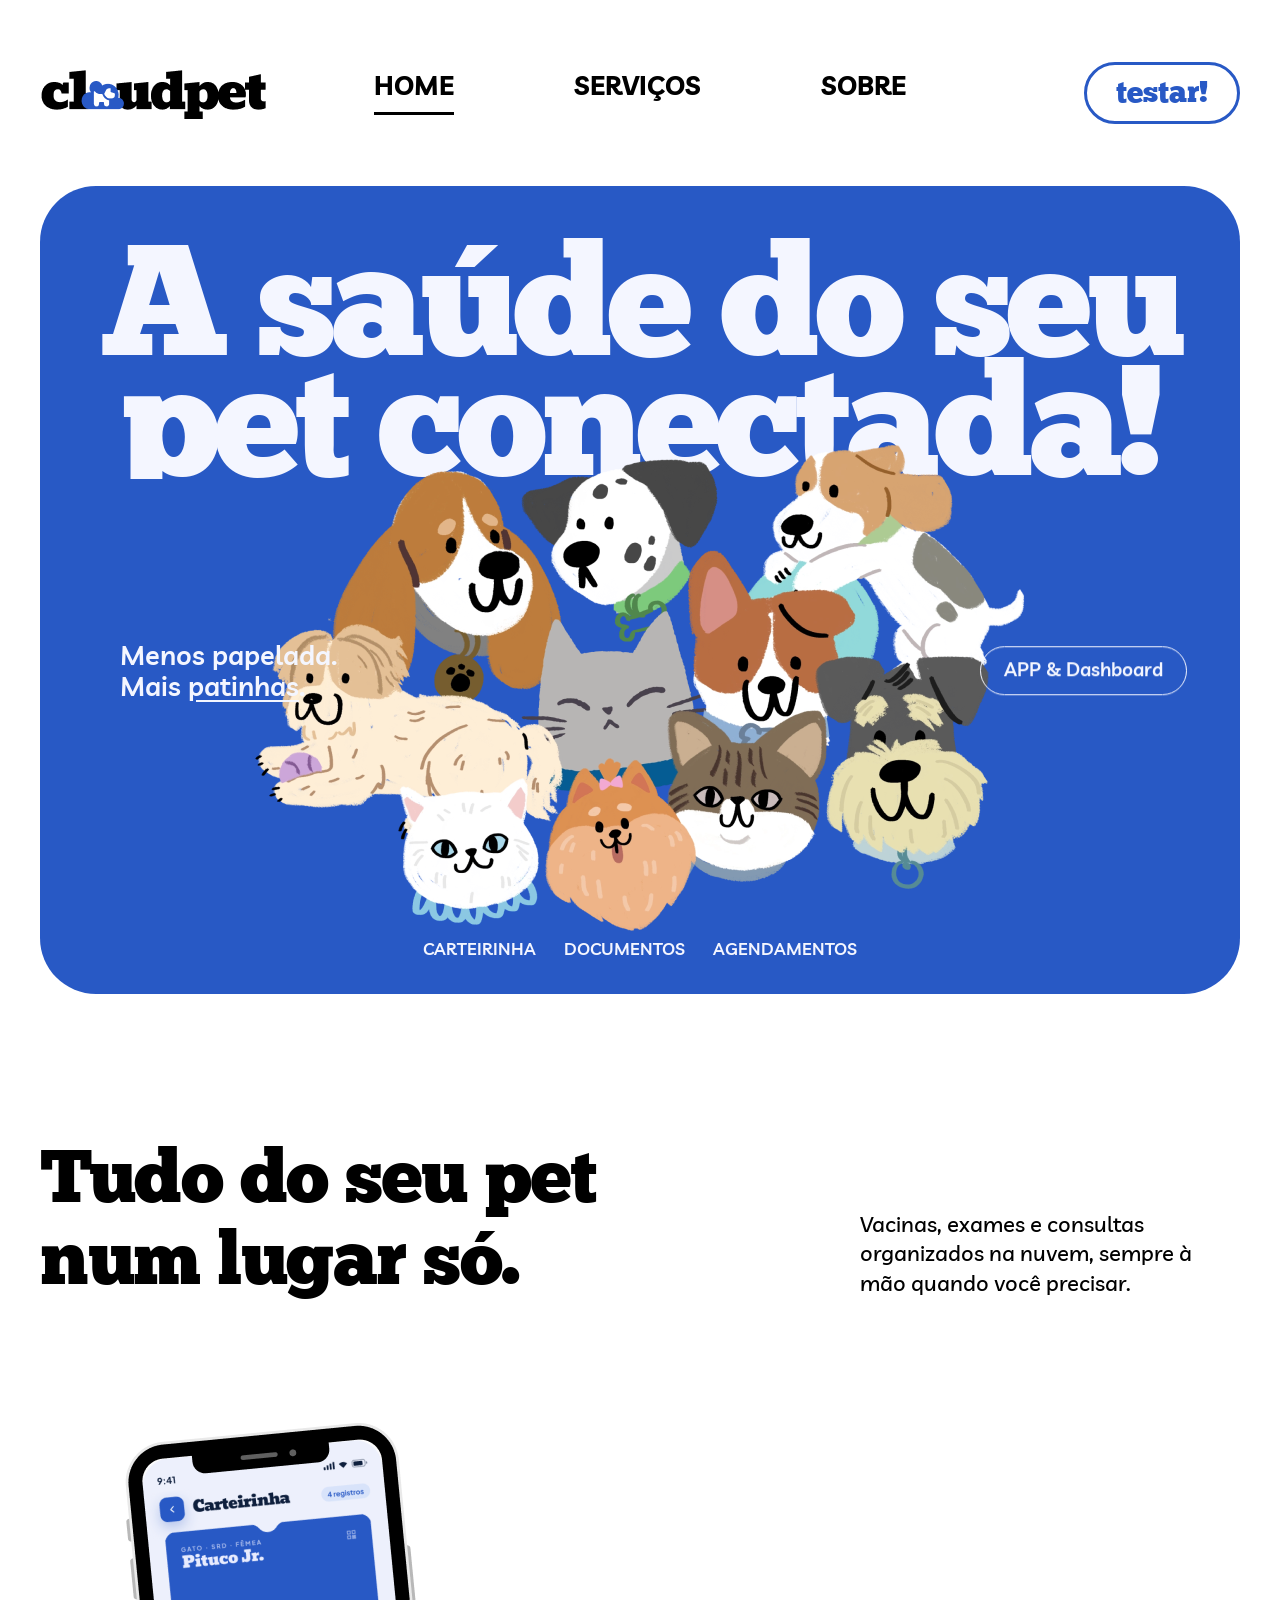
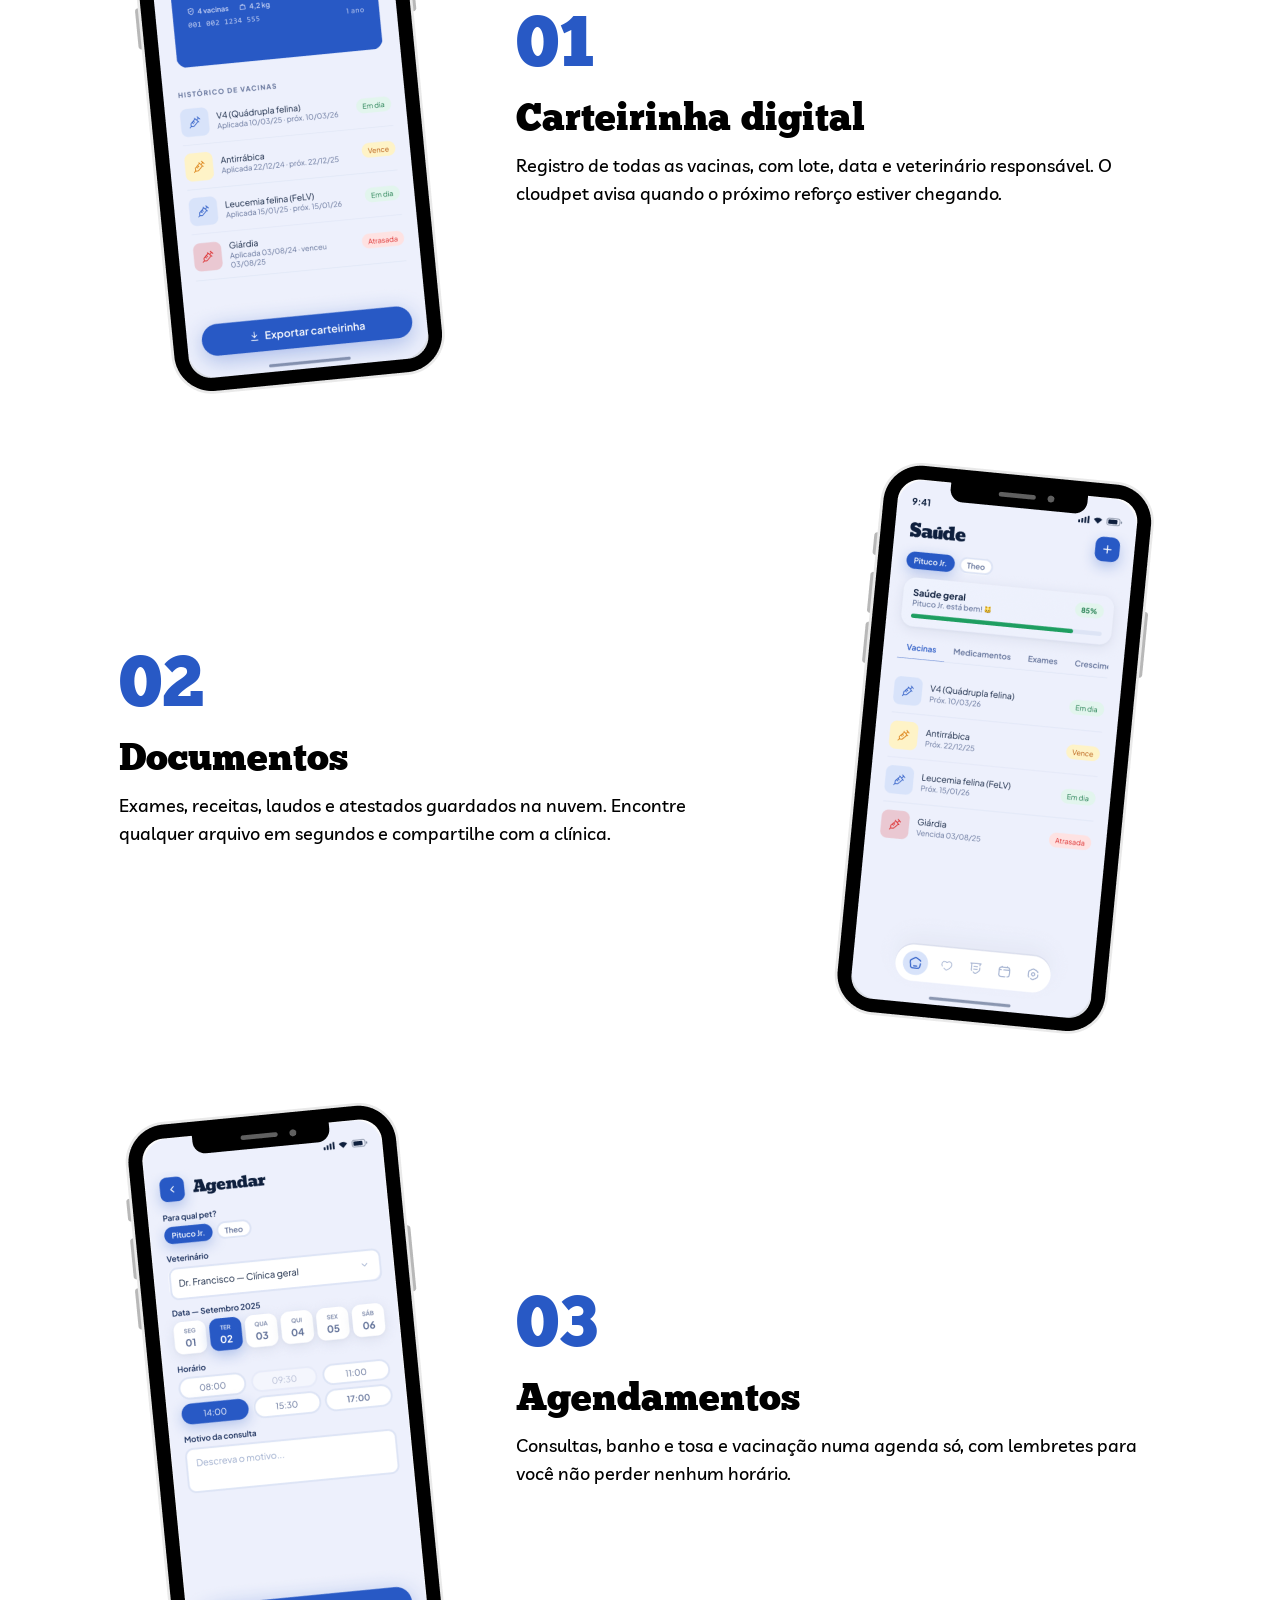
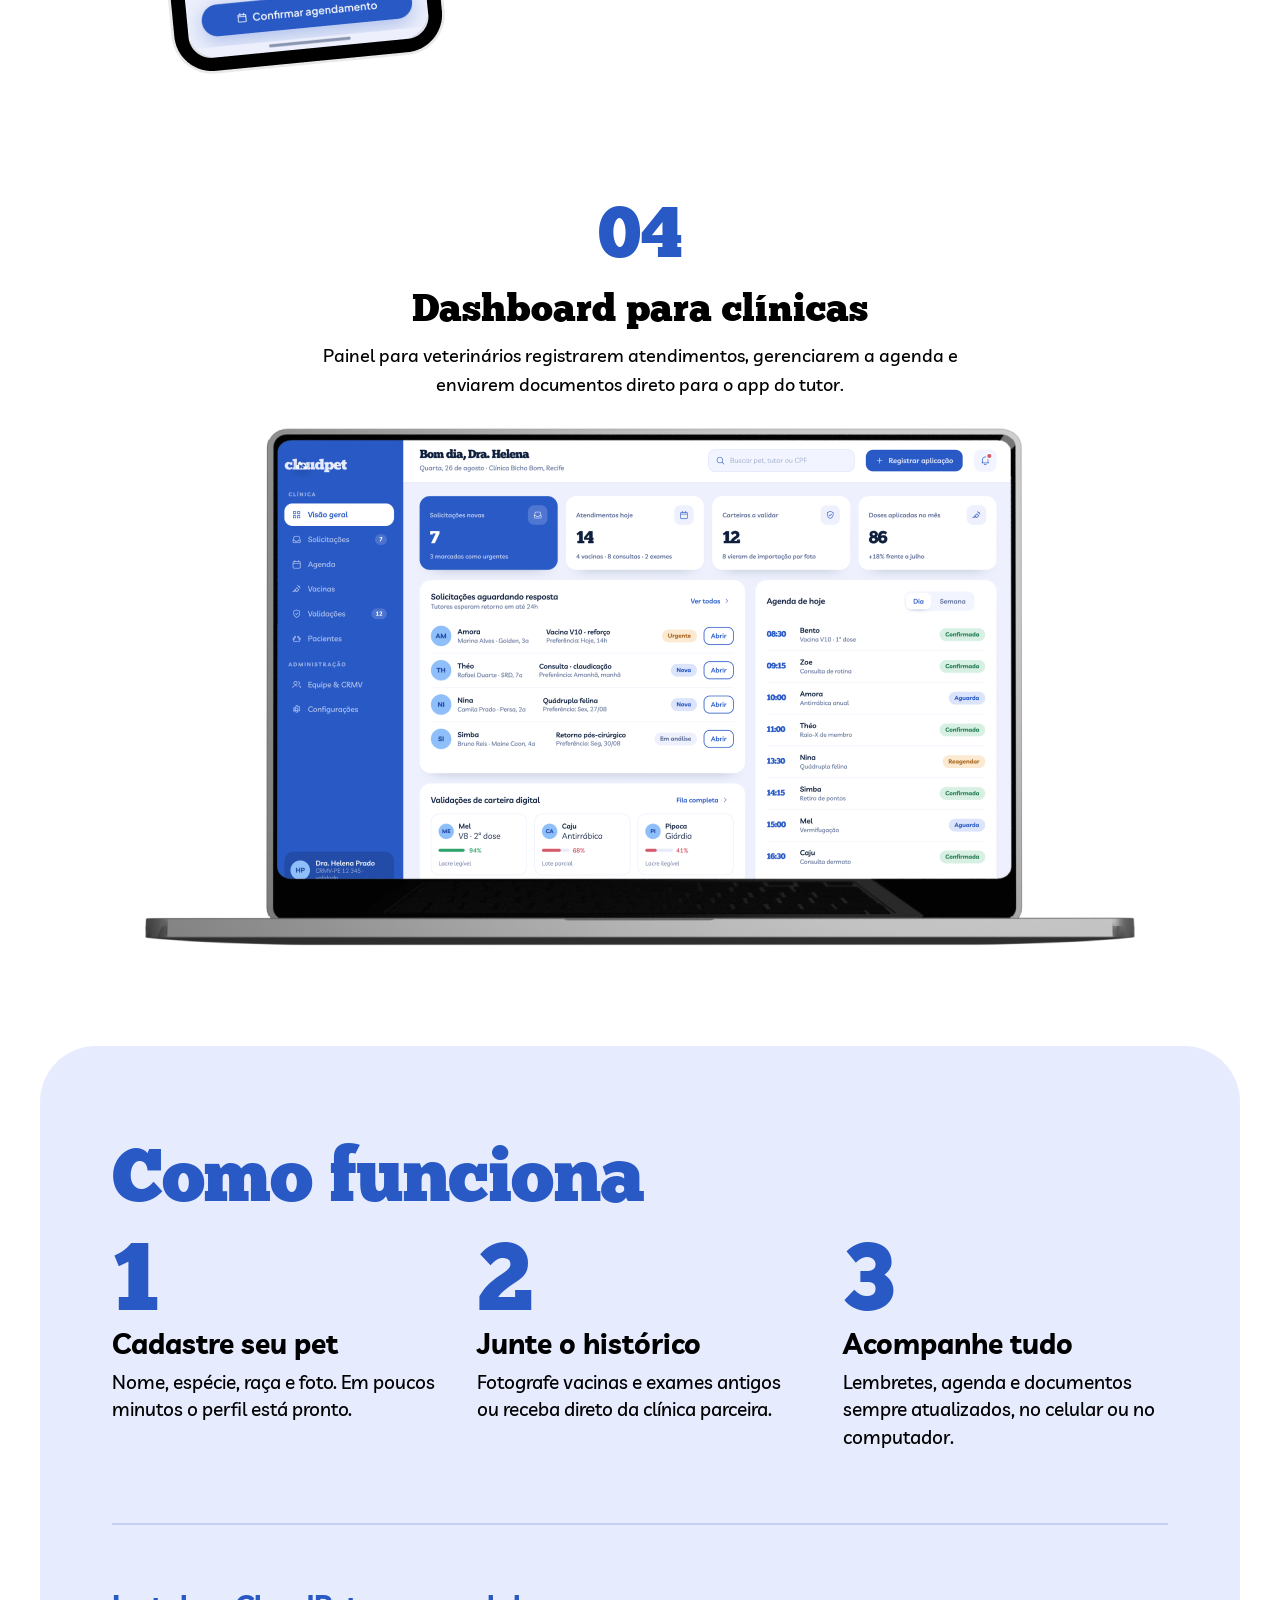
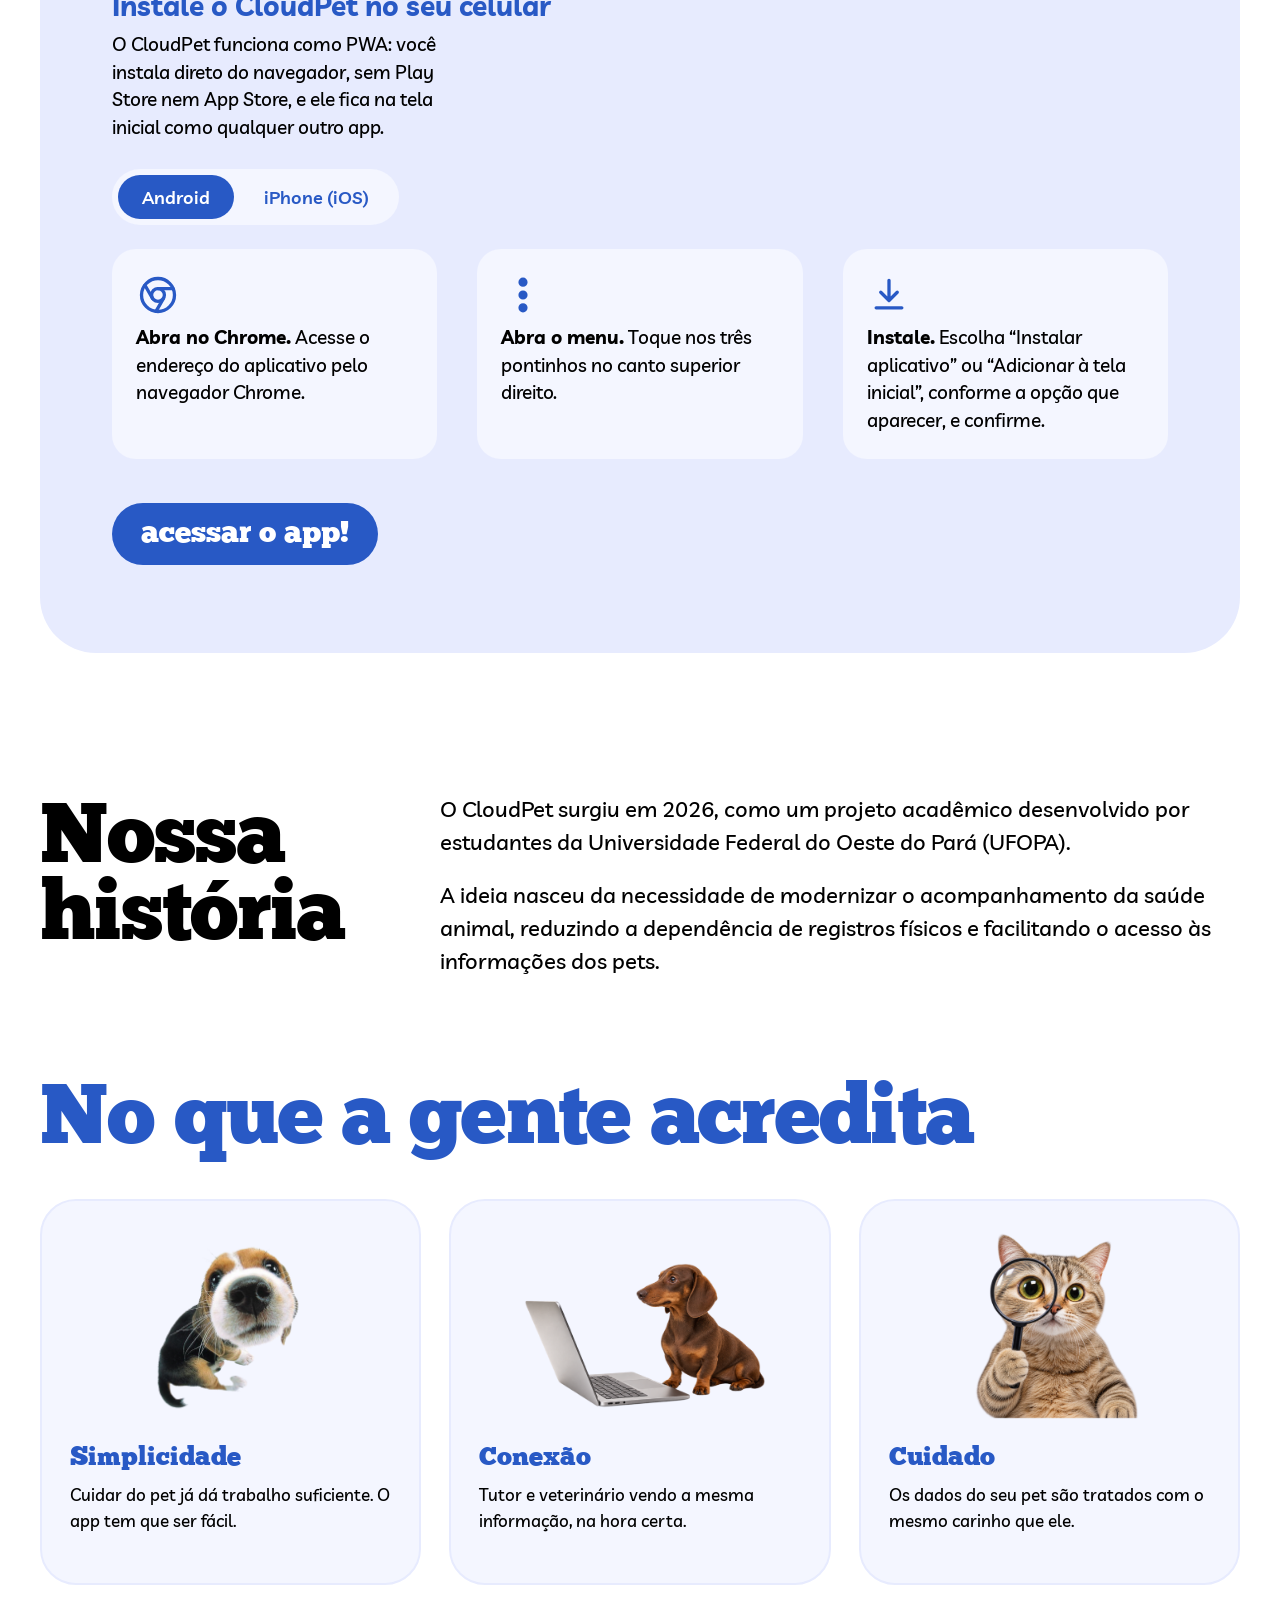
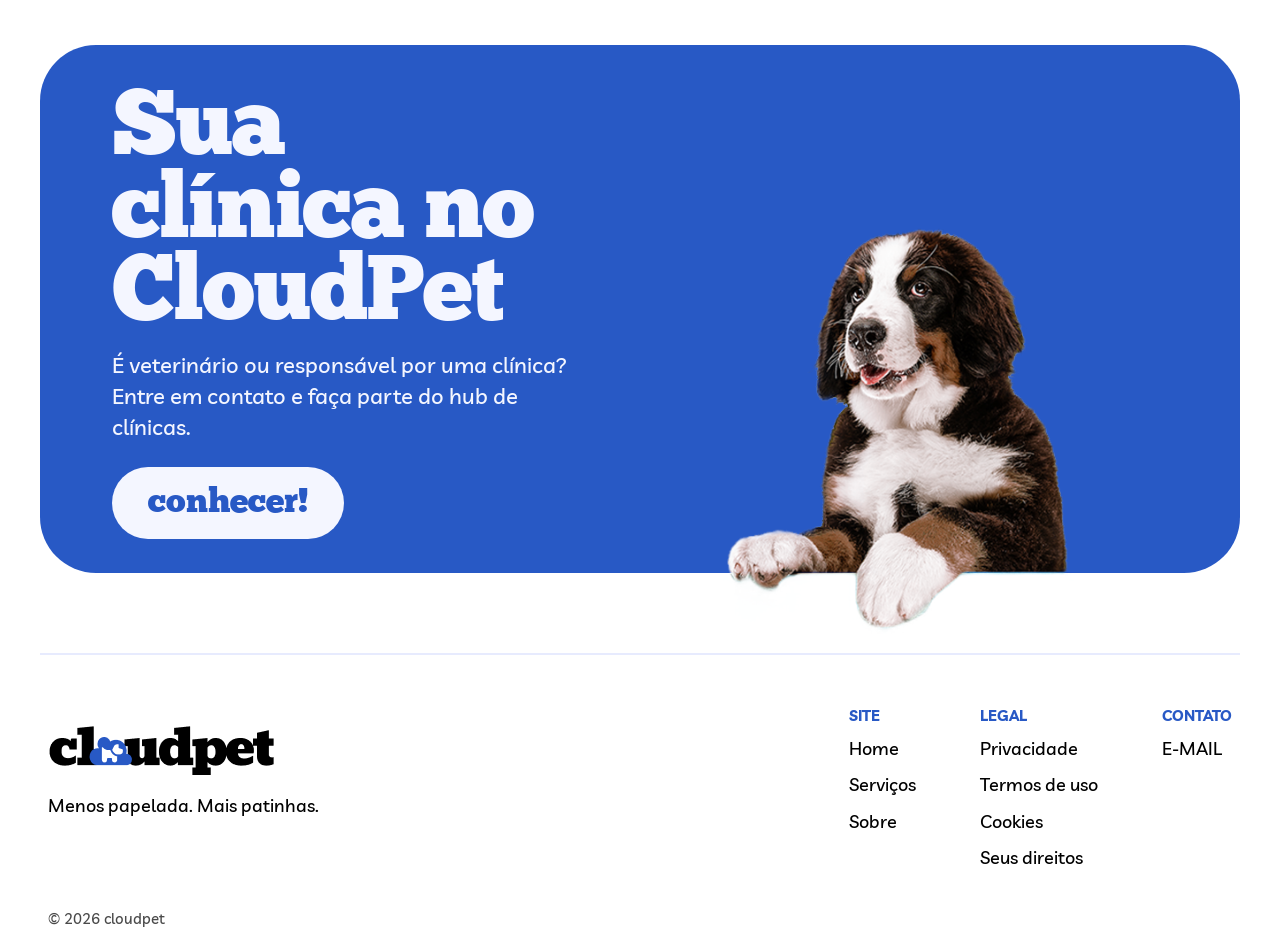
<file: index.html>
<!doctype html>
<html lang="pt-BR">
  <head>
    <meta charset="UTF-8" />
    <meta name="viewport" content="width=device-width, initial-scale=1, viewport-fit=cover" />
    <meta name="description" content="Cloudpet reúne vacinas, exames, consultas e documentos do seu pet em um só lugar." />
    <title>cloudpet — A saúde do seu pet conectada</title>
    <link rel="icon" href="favicon.ico?v=2" sizes="any" />
    <link rel="icon" href="favicon-32x32.png?v=2" type="image/png" sizes="32x32" />
    <link rel="apple-touch-icon" href="apple-touch-icon.png?v=2" sizes="180x180" />
    <link rel="preconnect" href="https://fonts.googleapis.com" />
    <link rel="preconnect" href="https://fonts.gstatic.com" crossorigin />
    <link href="https://fonts.googleapis.com/css2?family=Livvic:wght@500;600;700&display=swap" rel="stylesheet" />
    <link rel="stylesheet" href="styles.css" />
    <script src="script.js" defer></script>
  </head>
  <body>
    <!--
      THESIS: A saúde do pet vira uma história conectada; recusamos o hero genérico de app com mockup lateral.
      OWN-WORLD: Azul cloudpet, superfícies lilás-neve, tipografia slab expressiva, cápsulas finas e cantos amplos.
      STORY: O tutor entende a centralização, vê os três recursos, aprende o fluxo e encontra o teste.
      FIRST VIEWPORT: Navegação leve sobre um campo azul; título monumental, matilha central e atalhos na base.
      FORM: Reprodução fiel do frame Figma 548:34, direção visual fixada pelo usuário; seed key figma-548-34.
      FINISH: unreviewed and undocumented is unfinished; this build ends with the finish review, the verdict, and DESIGN.md
    -->
    <header class="site-header shell" id="home">
      <a class="brand" href="#home" aria-label="cloudpet — início">
        <img src="assets/cloudpet-logo.png" alt="cloudpet" width="228" height="92" />
      </a>

      <button class="menu-button" type="button" aria-label="Abrir menu" aria-expanded="false" aria-controls="main-nav">
        <span></span><span></span>
      </button>

      <nav class="main-nav" id="main-nav" aria-label="Principal">
        <a class="active" href="#home">Home</a>
        <a href="#servicos">Serviços</a>
        <a href="#sobre">Sobre</a>
      </nav>

      <a class="button button-outline header-cta" href="https://app.cloudpet.zumdigital.com.br/">testar!</a>
    </header>

    <main>
      <section class="hero shell" aria-labelledby="hero-title">
        <h1 id="hero-title">A saúde do seu<br />pet conectada!</h1>
        <p class="hero-note">Menos papelada.<br />Mais <a href="#servicos">patinhas</a>.</p>
        <a class="hero-chip" href="#sobre">APP &amp; Dashboard</a>
        <img class="hero-pets" src="assets/pets-hero.png" alt="Ilustração de vários cães e gatos juntos" width="770" height="486" />
        <nav class="hero-links" aria-label="Recursos em destaque">
          <a href="#carteirinha">Carteirinha</a>
          <a href="#documentos">Documentos</a>
          <a href="#agendamentos">Agendamentos</a>
        </nav>
      </section>

      <section class="features shell section-space" id="servicos" aria-labelledby="features-title">
        <div class="section-intro reveal">
          <h2 id="features-title">Tudo do seu pet<br />num lugar só.</h2>
          <p>Vacinas, exames e consultas organizados na nuvem, sempre à mão quando você precisar.</p>
        </div>

        <div class="service-details">
          <article class="service-detail reveal" id="carteirinha">
            <figure class="service-visual">
              <img src="assets/carteirinha-digital.png" alt="Carteirinha digital do pet exibida no aplicativo cloudpet" width="333" height="580" />
            </figure>
            <div class="service-copy">
              <span class="service-number" aria-hidden="true">01</span>
              <h3>Carteirinha digital</h3>
              <p>Registro de todas as vacinas, com lote, data e veterinário responsável. O cloudpet avisa quando o próximo reforço estiver chegando.</p>
            </div>
          </article>

          <article class="service-detail service-detail--reverse reveal" id="documentos">
            <figure class="service-visual">
              <img src="assets/documentos-phone.png" alt="Documentos de saúde do pet organizados no aplicativo cloudpet" width="333" height="580" />
            </figure>
            <div class="service-copy">
              <span class="service-number" aria-hidden="true">02</span>
              <h3>Documentos</h3>
              <p>Exames, receitas, laudos e atestados guardados na nuvem. Encontre qualquer arquivo em segundos e compartilhe com a clínica.</p>
            </div>
          </article>

          <article class="service-detail reveal" id="agendamentos">
            <figure class="service-visual">
              <img src="assets/agendamentos-phone.png" alt="Agenda de consultas e cuidados exibida no aplicativo cloudpet" width="333" height="580" />
            </figure>
            <div class="service-copy">
              <span class="service-number" aria-hidden="true">03</span>
              <h3>Agendamentos</h3>
              <p>Consultas, banho e tosa e vacinação numa agenda só, com lembretes para você não perder nenhum horário.</p>
            </div>
          </article>

          <article class="service-detail service-detail--dashboard reveal">
            <div class="service-copy">
              <span class="service-number" aria-hidden="true">04</span>
              <h3>Dashboard para clínicas</h3>
              <p>Painel para veterinários registrarem atendimentos, gerenciarem a agenda e enviarem documentos direto para o app do tutor.</p>
            </div>
            <figure class="service-visual">
              <img src="assets/dashboard-clinicas.png" alt="Dashboard cloudpet para clínicas veterinárias exibido em um notebook" width="991" height="518" />
            </figure>
          </article>
        </div>
      </section>

      <section class="steps shell reveal" aria-labelledby="steps-title">
        <h2 id="steps-title">Como funciona</h2>
        <ol>
          <li><span>1</span><h3>Cadastre seu pet</h3><p>Nome, espécie, raça e foto. Em poucos minutos o perfil está pronto.</p></li>
          <li><span>2</span><h3>Junte o histórico</h3><p>Fotografe vacinas e exames antigos ou receba direto da clínica parceira.</p></li>
          <li><span>3</span><h3>Acompanhe tudo</h3><p>Lembretes, agenda e documentos sempre atualizados, no celular ou no computador.</p></li>
        </ol>

        <div class="install" aria-labelledby="install-title">
          <h3 id="install-title">Instale o CloudPet no seu celular</h3>
          <p class="install-lead">O CloudPet funciona como PWA: você instala direto do navegador, sem Play Store nem App Store, e ele fica na tela inicial como qualquer outro app.</p>
          <div class="install-tabs" role="tablist" aria-label="Sistema do celular">
            <button type="button" role="tab" id="tab-android" aria-controls="panel-android" aria-selected="true" data-platform="android">Android</button>
            <button type="button" role="tab" id="tab-ios" aria-controls="panel-ios" aria-selected="false" tabindex="-1" data-platform="ios">iPhone (iOS)</button>
          </div>
          <div class="install-panel" role="tabpanel" id="panel-android" aria-labelledby="tab-android">
            <ol class="install-steps">
              <li>
                <svg viewBox="0 0 24 24" aria-hidden="true"><circle cx="12" cy="12" r="9"/><circle cx="12" cy="12" r="3.5"/><path d="M12 8.5h8.2M9 13.8 4.9 6.7M15 13.8l-4.1 7.1"/></svg>
                <p><strong>Abra no Chrome.</strong> Acesse o endereço do aplicativo pelo navegador Chrome.</p>
              </li>
              <li>
                <svg viewBox="0 0 24 24" aria-hidden="true"><circle cx="12" cy="5" r="1.6"/><circle cx="12" cy="12" r="1.6"/><circle cx="12" cy="19" r="1.6"/></svg>
                <p><strong>Abra o menu.</strong> Toque nos três pontinhos no canto superior direito.</p>
              </li>
              <li>
                <svg viewBox="0 0 24 24" aria-hidden="true"><path d="M12 4v11M7.5 10.5 12 15l4.5-4.5M5 19h14"/></svg>
                <p><strong>Instale.</strong> Escolha “Instalar aplicativo” ou “Adicionar à tela inicial”, conforme a opção que aparecer, e confirme.</p>
              </li>
            </ol>
          </div>
          <div class="install-panel" role="tabpanel" id="panel-ios" aria-labelledby="tab-ios" hidden>
            <ol class="install-steps">
              <li>
                <svg viewBox="0 0 24 24" aria-hidden="true"><circle cx="12" cy="12" r="9"/><path d="m15.5 8.5-2 5-5 2 2-5z"/></svg>
                <p><strong>Abra no Safari.</strong> No iPhone, a instalação só funciona pelo Safari.</p>
              </li>
              <li>
                <svg viewBox="0 0 24 24" aria-hidden="true"><path d="M12 15V4M8.5 7.5 12 4l3.5 3.5M6 11H5v9h14v-9h-1"/></svg>
                <p><strong>Compartilhe.</strong> Toque no botão de compartilhar, na barra do navegador.</p>
              </li>
              <li>
                <svg viewBox="0 0 24 24" aria-hidden="true"><rect x="4" y="4" width="16" height="16" rx="4"/><path d="M12 8v8M8 12h8"/></svg>
                <p><strong>Adicione.</strong> Escolha “Adicionar à Tela de Início” e toque em “Adicionar”.</p>
              </li>
            </ol>
          </div>
          <a class="button button-blue" href="https://app.cloudpet.zumdigital.com.br/">acessar o app!</a>
        </div>
      </section>

      <section class="about-section shell section-space" id="sobre" aria-labelledby="about-title">
        <div class="about-story reveal">
          <h2 id="about-title">Nossa<br />história</h2>
          <div class="about-story-copy">
            <p>O CloudPet surgiu em 2026, como um projeto acadêmico desenvolvido por estudantes da Universidade Federal do Oeste do Pará (UFOPA).</p>
            <p>A ideia nasceu da necessidade de modernizar o acompanhamento da saúde animal, reduzindo a dependência de registros físicos e facilitando o acesso às informações dos pets.</p>
          </div>
        </div>

        <div class="beliefs reveal" aria-labelledby="beliefs-title">
          <h2 id="beliefs-title">No que a gente acredita</h2>
          <div class="beliefs-grid">
            <article class="belief-card">
              <div class="belief-visual belief-visual--simplicity">
                <img src="assets/about-simplicidade.png" alt="Cachorrinho curioso aproximando o focinho" width="197" height="197" />
              </div>
              <h3>Simplicidade</h3>
              <p>Cuidar do pet já dá trabalho suficiente. O app tem que ser fácil.</p>
            </article>

            <article class="belief-card">
              <div class="belief-visual belief-visual--connection">
                <img src="assets/about-conexao.png" alt="Cachorro ao lado de um notebook" width="700" height="467" />
              </div>
              <h3>Conexão</h3>
              <p>Tutor e veterinário vendo a mesma informação, na hora certa.</p>
            </article>

            <article class="belief-card">
              <div class="belief-visual belief-visual--care">
                <img src="assets/about-cuidado.png" alt="Gato observando através de uma lupa" width="600" height="486" />
              </div>
              <h3>Cuidado</h3>
              <p>Os dados do seu pet são tratados com o mesmo carinho que ele.</p>
            </article>
          </div>
        </div>
      </section>

      <section class="cta shell reveal" id="testar" aria-labelledby="cta-title">
        <div class="cta-copy">
          <h2 id="cta-title">Sua clínica no CloudPet</h2>
          <p>É veterinário ou responsável por uma clínica? Entre em contato e faça parte do hub de clínicas.</p>
          <a class="button button-light" href="mailto:contato@cloudpet.zumdigital.com.br?subject=Cadastro%20de%20cl%C3%ADnica&amp;body=Ol%C3%A1!%20Tenho%20interesse%20em%20cadastrar%20minha%20cl%C3%ADnica%20veterin%C3%A1ria%20no%20CloudPet%20e%20gostaria%20de%20saber%20como%20participar%20da%20plataforma.">conhecer!</a>
        </div>
        <img class="dog" src="assets/puppy-cta-v2.png" alt="Filhote de boiadeiro de Berna apoiado na borda" width="1224" height="1008" />
      </section>
    </main>

    <footer class="site-footer shell">
      <div class="footer-brand">
        <a class="brand" href="#home" aria-label="cloudpet — início">
          <img src="assets/cloudpet-logo.png" alt="cloudpet" width="228" height="92" />
        </a>
        <p>Menos papelada. Mais patinhas.</p>
      </div>
      <div class="footer-links">
        <div><strong>Site</strong><a href="#home">Home</a><a href="#servicos">Serviços</a><a href="#sobre">Sobre</a></div>
        <div><strong>Legal</strong><a href="privacidade.html">Privacidade</a><a href="termos.html">Termos de uso</a><a href="cookies.html">Cookies</a><a href="direitos.html">Seus direitos</a></div>
        <div id="contato"><strong>Contato</strong><a href="mailto:contato@cloudpet.zumdigital.com.br">E-MAIL</a></div>
      </div>
      <small>© <span id="current-year">2026</span> cloudpet</small>
    </footer>
  </body>
</html>
</file>
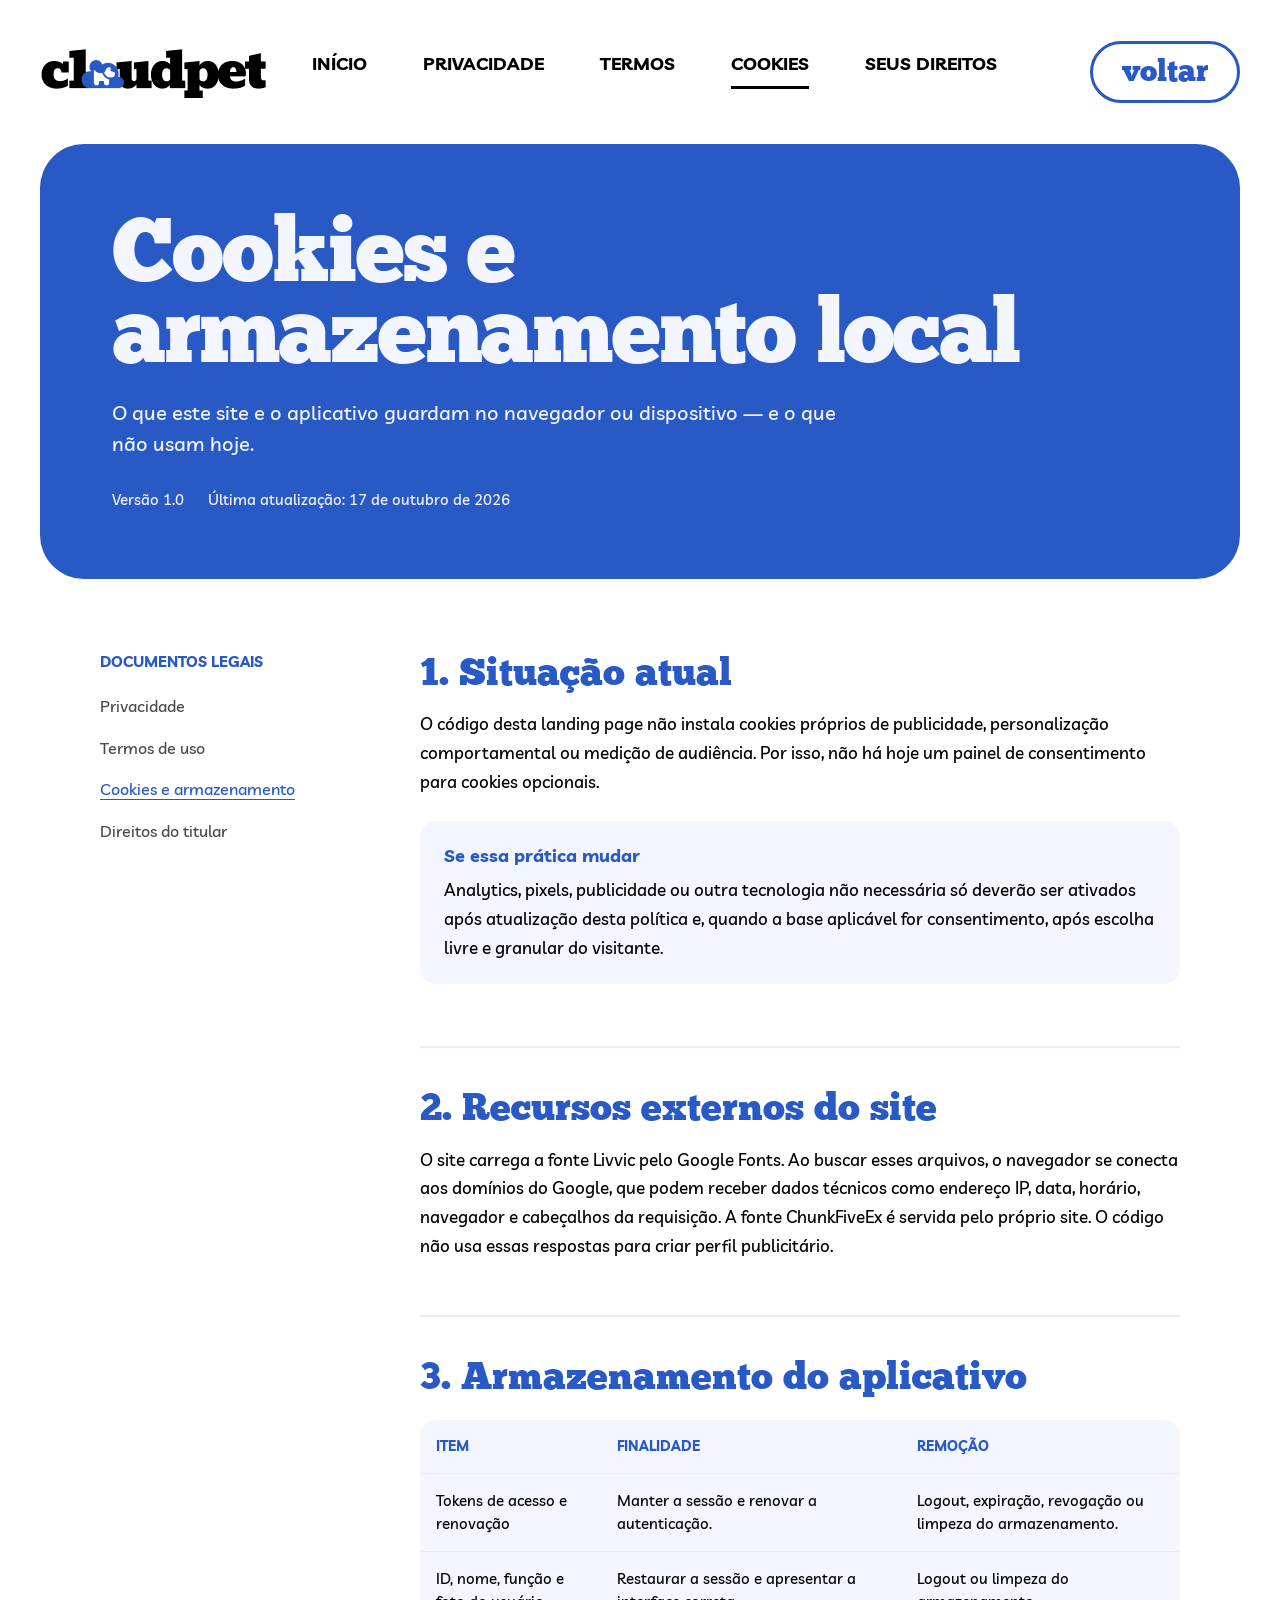
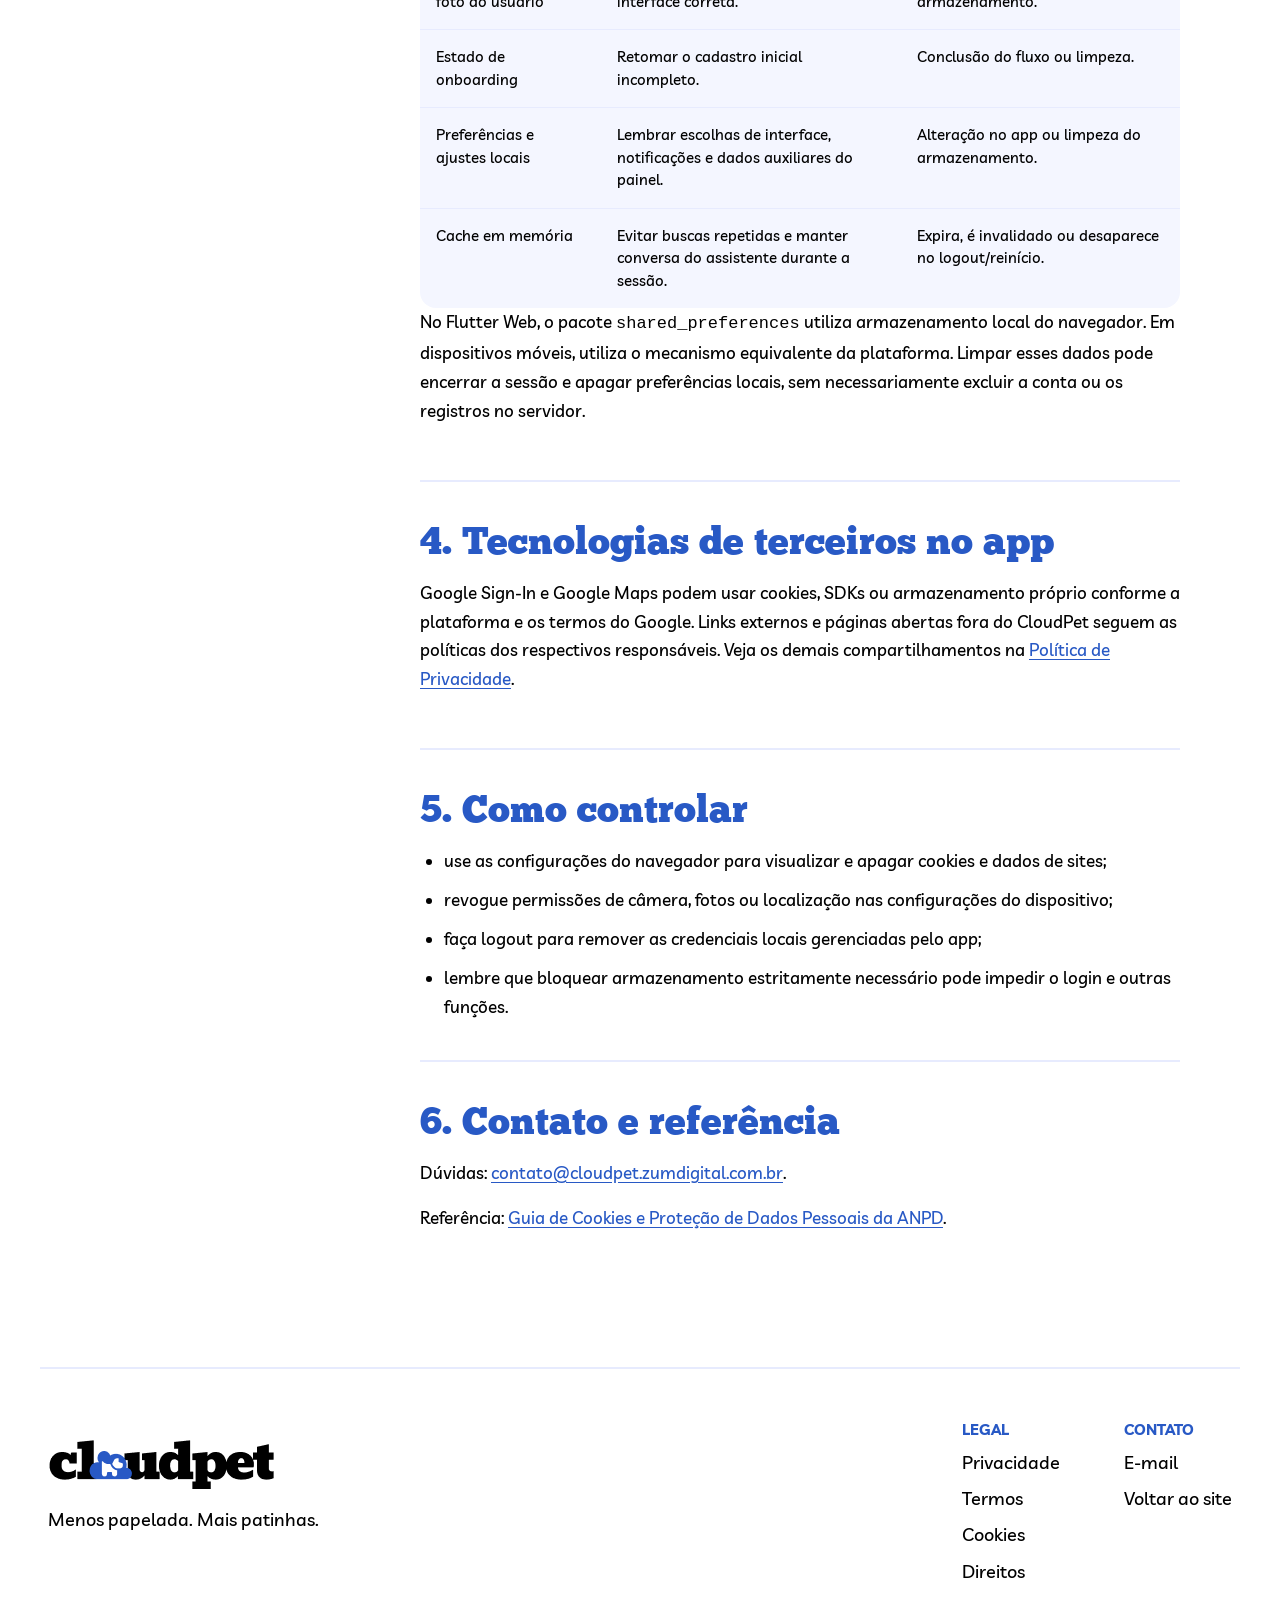
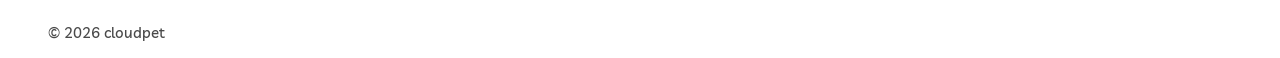
<file: cookies.html>
<!doctype html>
<html lang="pt-BR">
  <head>
    <meta charset="UTF-8" /><meta name="viewport" content="width=device-width, initial-scale=1, viewport-fit=cover" /><meta name="description" content="Política de Cookies e Armazenamento Local do CloudPet." /><title>Cookies e Armazenamento Local — cloudpet</title>
    <link rel="icon" href="favicon.ico?v=2" sizes="any" /><link rel="icon" href="favicon-32x32.png?v=2" type="image/png" sizes="32x32" /><link rel="apple-touch-icon" href="apple-touch-icon.png?v=2" sizes="180x180" />
    <link rel="preconnect" href="https://fonts.googleapis.com" /><link rel="preconnect" href="https://fonts.gstatic.com" crossorigin /><link href="https://fonts.googleapis.com/css2?family=Livvic:wght@500;600;700&display=swap" rel="stylesheet" />
    <link rel="stylesheet" href="styles.css" /><link rel="stylesheet" href="legal.css" /><script src="script.js" defer></script>
  </head>
  <body>
    <!-- THESIS: mostrar o armazenamento real, inclusive tokens locais, sem banner teatral. OWN-WORLD: azul cloudpet e leitura editorial. STORY: distinguir site, app e terceiros; aprender como apagar. FIRST VIEWPORT: título e estado atual. FORM: documento com navegação lateral, seed 5e4efae5. FINISH: unreviewed and undocumented is unfinished; this build ends with the finish review, the verdict, and DESIGN.md -->
    <a class="skip-link" href="#conteudo">Pular para o conteúdo</a>
    <header class="site-header legal-header shell"><a class="brand" href="index.html" aria-label="cloudpet — início"><img src="assets/cloudpet-logo.png" alt="cloudpet" width="228" height="92" /></a><button class="menu-button" type="button" aria-label="Abrir menu" aria-expanded="false" aria-controls="main-nav"><span></span><span></span></button><nav class="main-nav" id="main-nav" aria-label="Principal"><a href="index.html">Início</a><a href="privacidade.html">Privacidade</a><a href="termos.html">Termos</a><a class="active" href="cookies.html">Cookies</a><a href="direitos.html">Seus direitos</a></nav><a class="button button-outline header-cta" href="index.html">voltar</a></header>
    <main id="conteudo">
      <header class="legal-hero shell"><h1>Cookies e armazenamento local</h1><p>O que este site e o aplicativo guardam no navegador ou dispositivo — e o que não usam hoje.</p><div class="legal-meta"><span>Versão 1.0</span><span>Última atualização: 17 de outubro de 2026</span></div></header>
      <div class="legal-layout shell">
        <aside class="legal-toc" aria-label="Documentos legais"><strong>Documentos legais</strong><nav><a href="privacidade.html">Privacidade</a><a href="termos.html">Termos de uso</a><a aria-current="page" href="cookies.html">Cookies e armazenamento</a><a href="direitos.html">Direitos do titular</a></nav></aside>
        <article class="legal-article">
          <section><h2>1. Situação atual</h2><p>O código desta landing page não instala cookies próprios de publicidade, personalização comportamental ou medição de audiência. Por isso, não há hoje um painel de consentimento para cookies opcionais.</p><div class="legal-callout"><strong>Se essa prática mudar</strong><p>Analytics, pixels, publicidade ou outra tecnologia não necessária só deverão ser ativados após atualização desta política e, quando a base aplicável for consentimento, após escolha livre e granular do visitante.</p></div></section>
          <section><h2>2. Recursos externos do site</h2><p>O site carrega a fonte Livvic pelo Google Fonts. Ao buscar esses arquivos, o navegador se conecta aos domínios do Google, que podem receber dados técnicos como endereço IP, data, horário, navegador e cabeçalhos da requisição. A fonte ChunkFiveEx é servida pelo próprio site. O código não usa essas respostas para criar perfil publicitário.</p></section>
          <section><h2>3. Armazenamento do aplicativo</h2><div class="legal-table-wrap" role="region" aria-label="Itens armazenados localmente pelo aplicativo" tabindex="0"><table class="legal-table"><thead><tr><th>Item</th><th>Finalidade</th><th>Remoção</th></tr></thead><tbody><tr><td>Tokens de acesso e renovação</td><td>Manter a sessão e renovar a autenticação.</td><td>Logout, expiração, revogação ou limpeza do armazenamento.</td></tr><tr><td>ID, nome, função e foto do usuário</td><td>Restaurar a sessão e apresentar a interface correta.</td><td>Logout ou limpeza do armazenamento.</td></tr><tr><td>Estado de onboarding</td><td>Retomar o cadastro inicial incompleto.</td><td>Conclusão do fluxo ou limpeza.</td></tr><tr><td>Preferências e ajustes locais</td><td>Lembrar escolhas de interface, notificações e dados auxiliares do painel.</td><td>Alteração no app ou limpeza do armazenamento.</td></tr><tr><td>Cache em memória</td><td>Evitar buscas repetidas e manter conversa do assistente durante a sessão.</td><td>Expira, é invalidado ou desaparece no logout/reinício.</td></tr></tbody></table></div><p>No Flutter Web, o pacote <code>shared_preferences</code> utiliza armazenamento local do navegador. Em dispositivos móveis, utiliza o mecanismo equivalente da plataforma. Limpar esses dados pode encerrar a sessão e apagar preferências locais, sem necessariamente excluir a conta ou os registros no servidor.</p></section>
          <section><h2>4. Tecnologias de terceiros no app</h2><p>Google Sign-In e Google Maps podem usar cookies, SDKs ou armazenamento próprio conforme a plataforma e os termos do Google. Links externos e páginas abertas fora do CloudPet seguem as políticas dos respectivos responsáveis. Veja os demais compartilhamentos na <a href="privacidade.html#compartilhamento">Política de Privacidade</a>.</p></section>
          <section><h2>5. Como controlar</h2><ul><li>use as configurações do navegador para visualizar e apagar cookies e dados de sites;</li><li>revogue permissões de câmera, fotos ou localização nas configurações do dispositivo;</li><li>faça logout para remover as credenciais locais gerenciadas pelo app;</li><li>lembre que bloquear armazenamento estritamente necessário pode impedir o login e outras funções.</li></ul></section>
          <section><h2>6. Contato e referência</h2><p>Dúvidas: <a href="mailto:contato@cloudpet.zumdigital.com.br">contato@cloudpet.zumdigital.com.br</a>.</p><p>Referência: <a href="https://www.gov.br/anpd/pt-br/centrais-de-conteudo/materiais-educativos-e-publicacoes/guia_orientativo_cookies_e_protecao_de_dados_pessoais" target="_blank" rel="noopener noreferrer">Guia de Cookies e Proteção de Dados Pessoais da ANPD</a>.</p></section>
        </article>
      </div>
    </main>
    <footer class="site-footer legal-footer shell">
      <div class="footer-brand"><img src="assets/cloudpet-logo.png" alt="cloudpet" width="228" height="92" /><p>Menos papelada. Mais patinhas.</p></div>
      <div class="footer-links"><div><strong>Legal</strong><a href="privacidade.html">Privacidade</a><a href="termos.html">Termos</a><a href="cookies.html">Cookies</a><a href="direitos.html">Direitos</a></div><div><strong>Contato</strong><a href="mailto:contato@cloudpet.zumdigital.com.br">E-mail</a><a href="index.html">Voltar ao site</a></div></div>
      <small>© <span id="current-year">2026</span> cloudpet</small>
    </footer>
  </body>
</html>
</file>
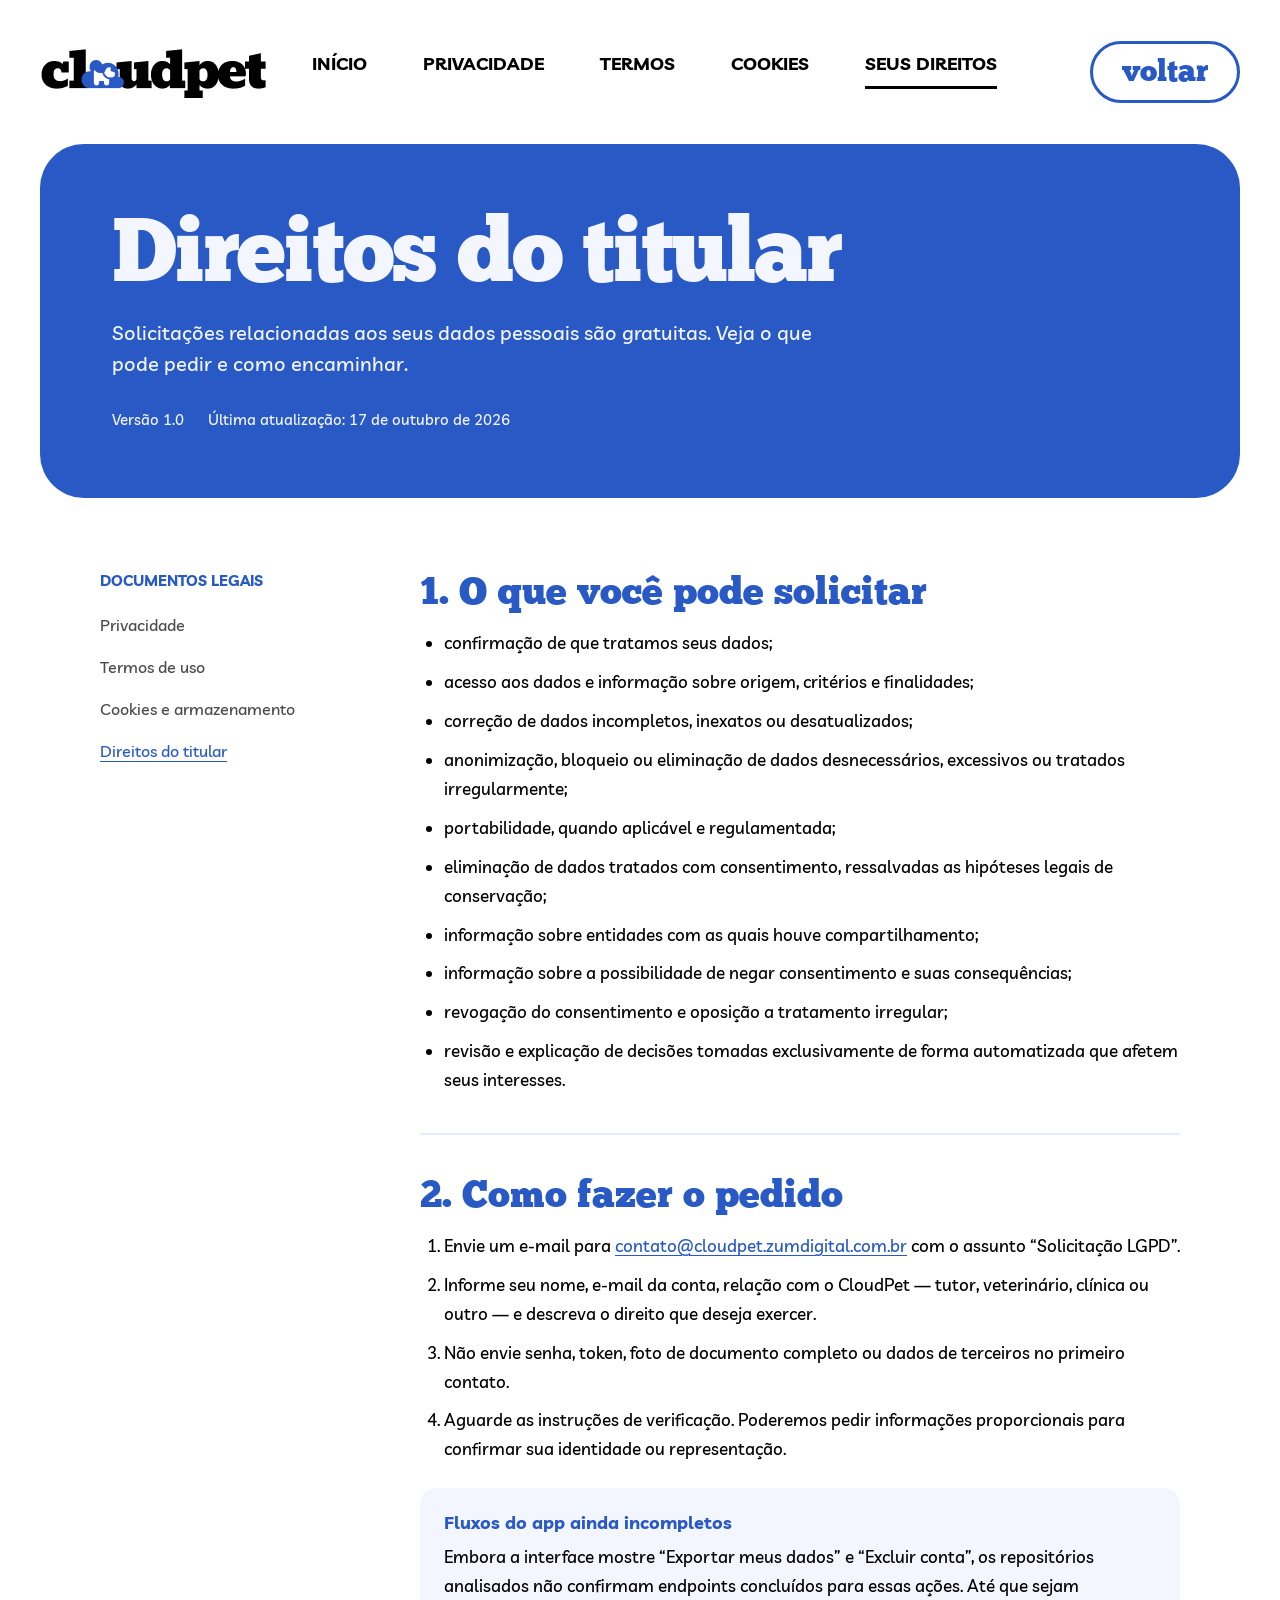
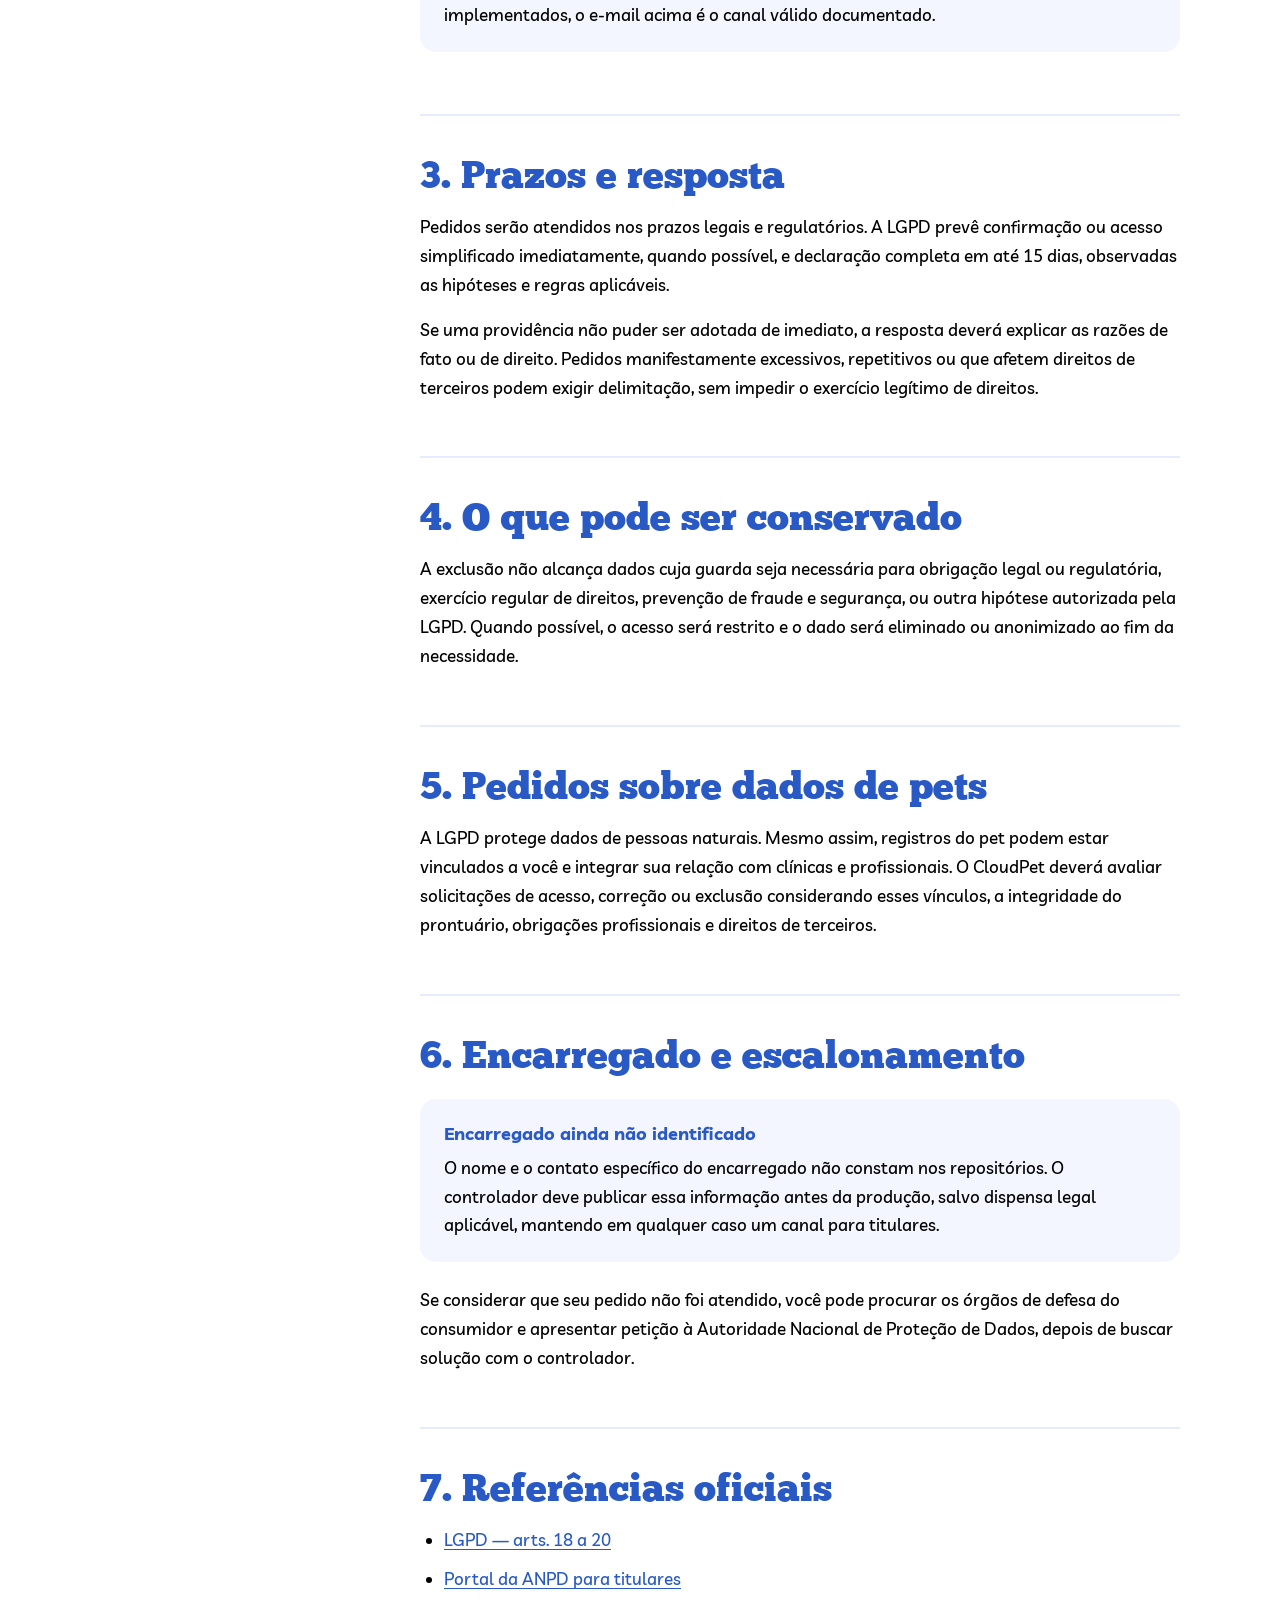
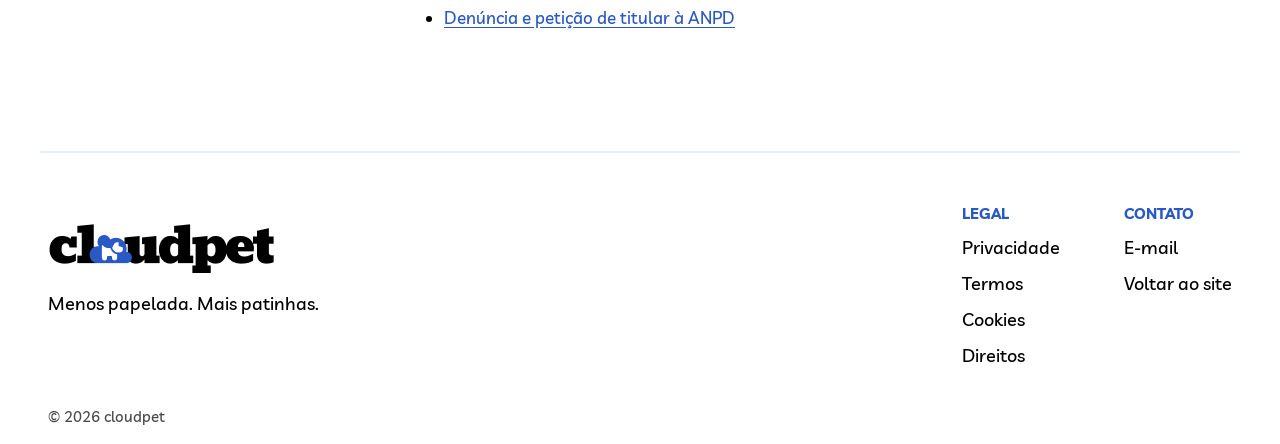
<file: direitos.html>
<!doctype html>
<html lang="pt-BR">
  <head>
    <meta charset="UTF-8" /><meta name="viewport" content="width=device-width, initial-scale=1, viewport-fit=cover" /><meta name="description" content="Canal e orientações para exercer direitos de proteção de dados no CloudPet." /><title>Direitos do Titular — cloudpet</title>
    <link rel="icon" href="favicon.ico?v=2" sizes="any" /><link rel="icon" href="favicon-32x32.png?v=2" type="image/png" sizes="32x32" /><link rel="apple-touch-icon" href="apple-touch-icon.png?v=2" sizes="180x180" />
    <link rel="preconnect" href="https://fonts.googleapis.com" /><link rel="preconnect" href="https://fonts.gstatic.com" crossorigin /><link href="https://fonts.googleapis.com/css2?family=Livvic:wght@500;600;700&display=swap" rel="stylesheet" />
    <link rel="stylesheet" href="styles.css" /><link rel="stylesheet" href="legal.css" /><script src="script.js" defer></script>
  </head>
  <body>
    <!-- THESIS: transformar direitos abstratos em um caminho utilizável. OWN-WORLD: azul cloudpet, linguagem direta e leitura editorial. STORY: reconhecer um direito, preparar o pedido e saber o próximo passo. FIRST VIEWPORT: título, gratuidade e canal. FORM: documento com navegação lateral, seed 5e4efae5. FINISH: unreviewed and undocumented is unfinished; this build ends with the finish review, the verdict, and DESIGN.md -->
    <a class="skip-link" href="#conteudo">Pular para o conteúdo</a>
    <header class="site-header legal-header shell"><a class="brand" href="index.html" aria-label="cloudpet — início"><img src="assets/cloudpet-logo.png" alt="cloudpet" width="228" height="92" /></a><button class="menu-button" type="button" aria-label="Abrir menu" aria-expanded="false" aria-controls="main-nav"><span></span><span></span></button><nav class="main-nav" id="main-nav" aria-label="Principal"><a href="index.html">Início</a><a href="privacidade.html">Privacidade</a><a href="termos.html">Termos</a><a href="cookies.html">Cookies</a><a class="active" href="direitos.html">Seus direitos</a></nav><a class="button button-outline header-cta" href="index.html">voltar</a></header>
    <main id="conteudo">
      <header class="legal-hero shell"><h1>Direitos do titular</h1><p>Solicitações relacionadas aos seus dados pessoais são gratuitas. Veja o que pode pedir e como encaminhar.</p><div class="legal-meta"><span>Versão 1.0</span><span>Última atualização: 17 de outubro de 2026</span></div></header>
      <div class="legal-layout shell">
        <aside class="legal-toc" aria-label="Documentos legais"><strong>Documentos legais</strong><nav><a href="privacidade.html">Privacidade</a><a href="termos.html">Termos de uso</a><a href="cookies.html">Cookies e armazenamento</a><a aria-current="page" href="direitos.html">Direitos do titular</a></nav></aside>
        <article class="legal-article">
          <section><h2>1. O que você pode solicitar</h2><ul><li>confirmação de que tratamos seus dados;</li><li>acesso aos dados e informação sobre origem, critérios e finalidades;</li><li>correção de dados incompletos, inexatos ou desatualizados;</li><li>anonimização, bloqueio ou eliminação de dados desnecessários, excessivos ou tratados irregularmente;</li><li>portabilidade, quando aplicável e regulamentada;</li><li>eliminação de dados tratados com consentimento, ressalvadas as hipóteses legais de conservação;</li><li>informação sobre entidades com as quais houve compartilhamento;</li><li>informação sobre a possibilidade de negar consentimento e suas consequências;</li><li>revogação do consentimento e oposição a tratamento irregular;</li><li>revisão e explicação de decisões tomadas exclusivamente de forma automatizada que afetem seus interesses.</li></ul></section>
          <section><h2>2. Como fazer o pedido</h2><ol><li>Envie um e-mail para <a href="mailto:contato@cloudpet.zumdigital.com.br?subject=Solicitação%20LGPD">contato@cloudpet.zumdigital.com.br</a> com o assunto “Solicitação LGPD”.</li><li>Informe seu nome, e-mail da conta, relação com o CloudPet — tutor, veterinário, clínica ou outro — e descreva o direito que deseja exercer.</li><li>Não envie senha, token, foto de documento completo ou dados de terceiros no primeiro contato.</li><li>Aguarde as instruções de verificação. Poderemos pedir informações proporcionais para confirmar sua identidade ou representação.</li></ol><div class="legal-callout"><strong>Fluxos do app ainda incompletos</strong><p>Embora a interface mostre “Exportar meus dados” e “Excluir conta”, os repositórios analisados não confirmam endpoints concluídos para essas ações. Até que sejam implementados, o e-mail acima é o canal válido documentado.</p></div></section>
          <section><h2>3. Prazos e resposta</h2><p>Pedidos serão atendidos nos prazos legais e regulatórios. A LGPD prevê confirmação ou acesso simplificado imediatamente, quando possível, e declaração completa em até 15 dias, observadas as hipóteses e regras aplicáveis.</p><p>Se uma providência não puder ser adotada de imediato, a resposta deverá explicar as razões de fato ou de direito. Pedidos manifestamente excessivos, repetitivos ou que afetem direitos de terceiros podem exigir delimitação, sem impedir o exercício legítimo de direitos.</p></section>
          <section><h2>4. O que pode ser conservado</h2><p>A exclusão não alcança dados cuja guarda seja necessária para obrigação legal ou regulatória, exercício regular de direitos, prevenção de fraude e segurança, ou outra hipótese autorizada pela LGPD. Quando possível, o acesso será restrito e o dado será eliminado ou anonimizado ao fim da necessidade.</p></section>
          <section><h2>5. Pedidos sobre dados de pets</h2><p>A LGPD protege dados de pessoas naturais. Mesmo assim, registros do pet podem estar vinculados a você e integrar sua relação com clínicas e profissionais. O CloudPet deverá avaliar solicitações de acesso, correção ou exclusão considerando esses vínculos, a integridade do prontuário, obrigações profissionais e direitos de terceiros.</p></section>
          <section><h2>6. Encarregado e escalonamento</h2><div class="legal-callout"><strong>Encarregado ainda não identificado</strong><p>O nome e o contato específico do encarregado não constam nos repositórios. O controlador deve publicar essa informação antes da produção, salvo dispensa legal aplicável, mantendo em qualquer caso um canal para titulares.</p></div><p>Se considerar que seu pedido não foi atendido, você pode procurar os órgãos de defesa do consumidor e apresentar petição à Autoridade Nacional de Proteção de Dados, depois de buscar solução com o controlador.</p></section>
          <section><h2>7. Referências oficiais</h2><ul><li><a href="https://www.planalto.gov.br/ccivil_03/_ato2015-2018/2018/lei/l13709.htm" target="_blank" rel="noopener noreferrer">LGPD — arts. 18 a 20</a></li><li><a href="https://www.gov.br/anpd/pt-br/assuntos/titular-de-dados" target="_blank" rel="noopener noreferrer">Portal da ANPD para titulares</a></li><li><a href="https://www.gov.br/anpd/pt-br/canais_atendimento/cidadao-titular-de-dados/denuncia-peticao-de-titular" target="_blank" rel="noopener noreferrer">Denúncia e petição de titular à ANPD</a></li></ul></section>
        </article>
      </div>
    </main>
    <footer class="site-footer legal-footer shell">
      <div class="footer-brand"><img src="assets/cloudpet-logo.png" alt="cloudpet" width="228" height="92" /><p>Menos papelada. Mais patinhas.</p></div>
      <div class="footer-links"><div><strong>Legal</strong><a href="privacidade.html">Privacidade</a><a href="termos.html">Termos</a><a href="cookies.html">Cookies</a><a href="direitos.html">Direitos</a></div><div><strong>Contato</strong><a href="mailto:contato@cloudpet.zumdigital.com.br">E-mail</a><a href="index.html">Voltar ao site</a></div></div>
      <small>© <span id="current-year">2026</span> cloudpet</small>
    </footer>
  </body>
</html>
</file>
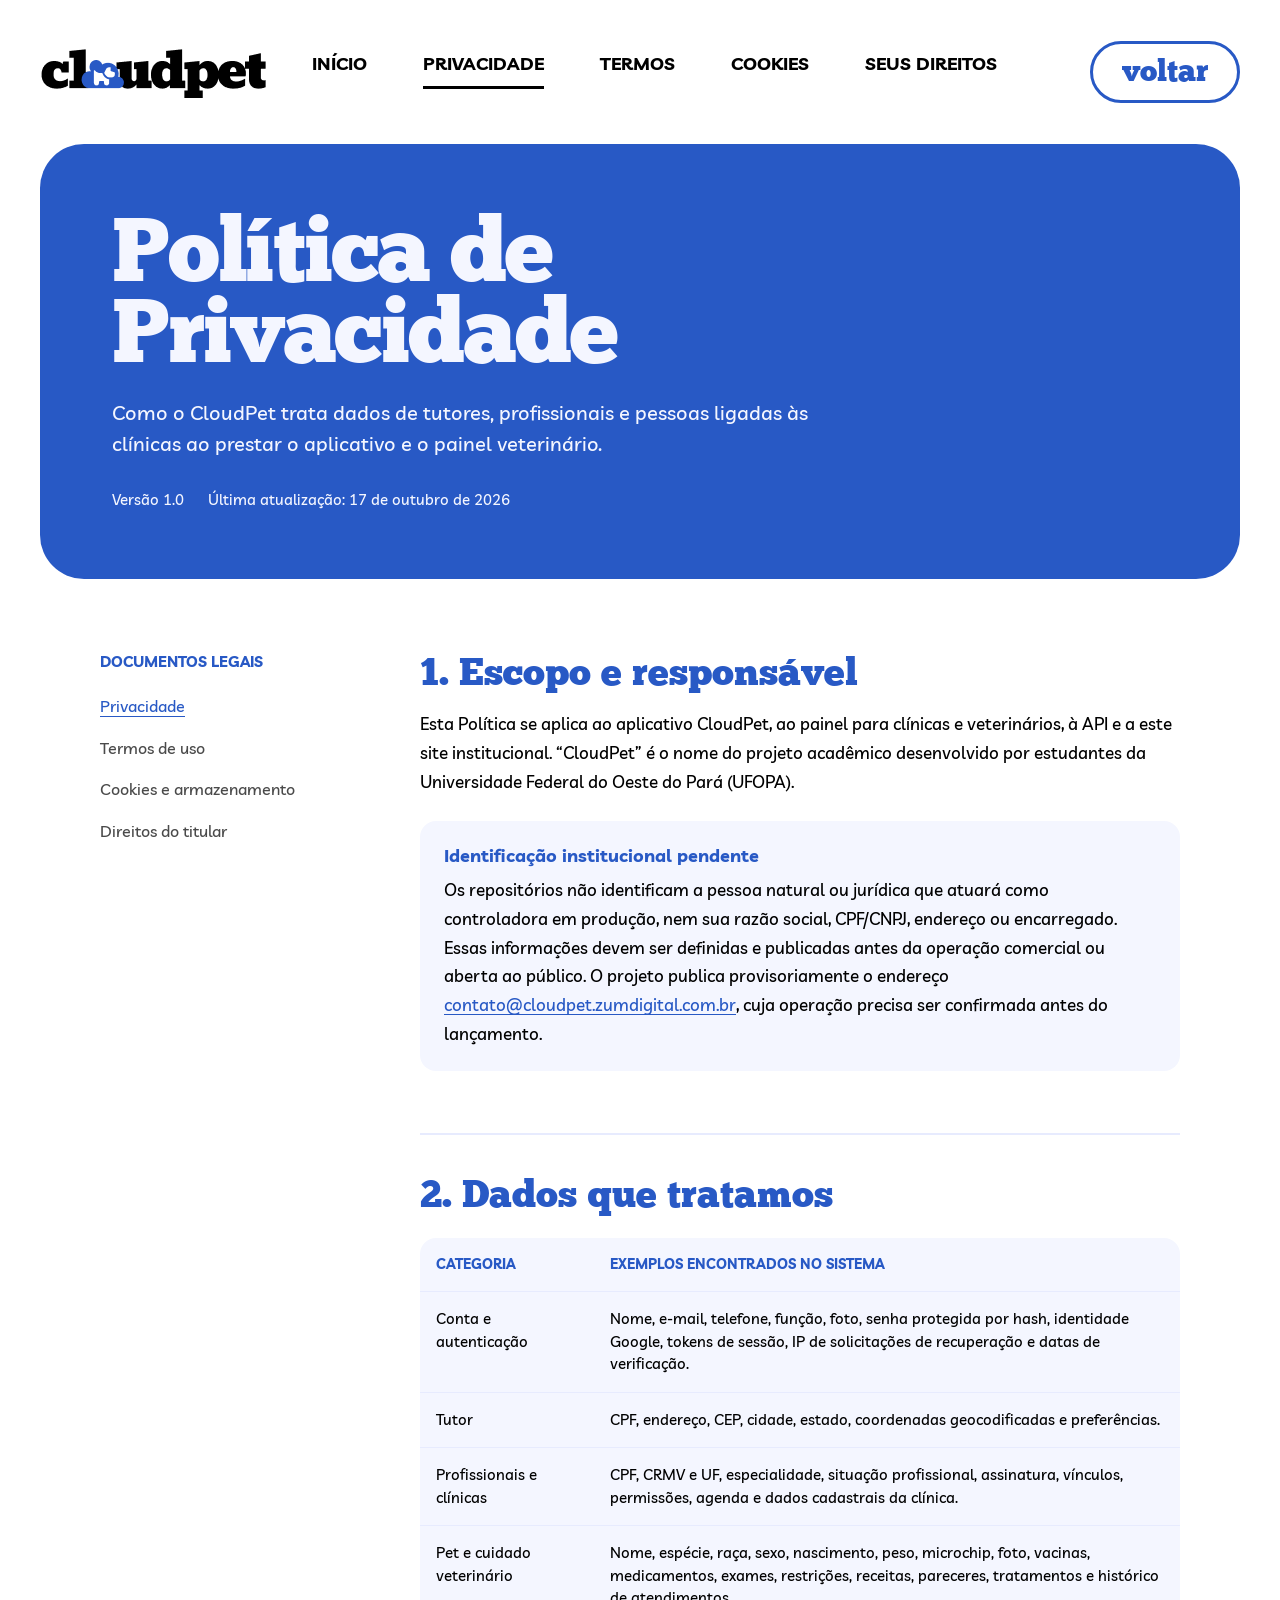
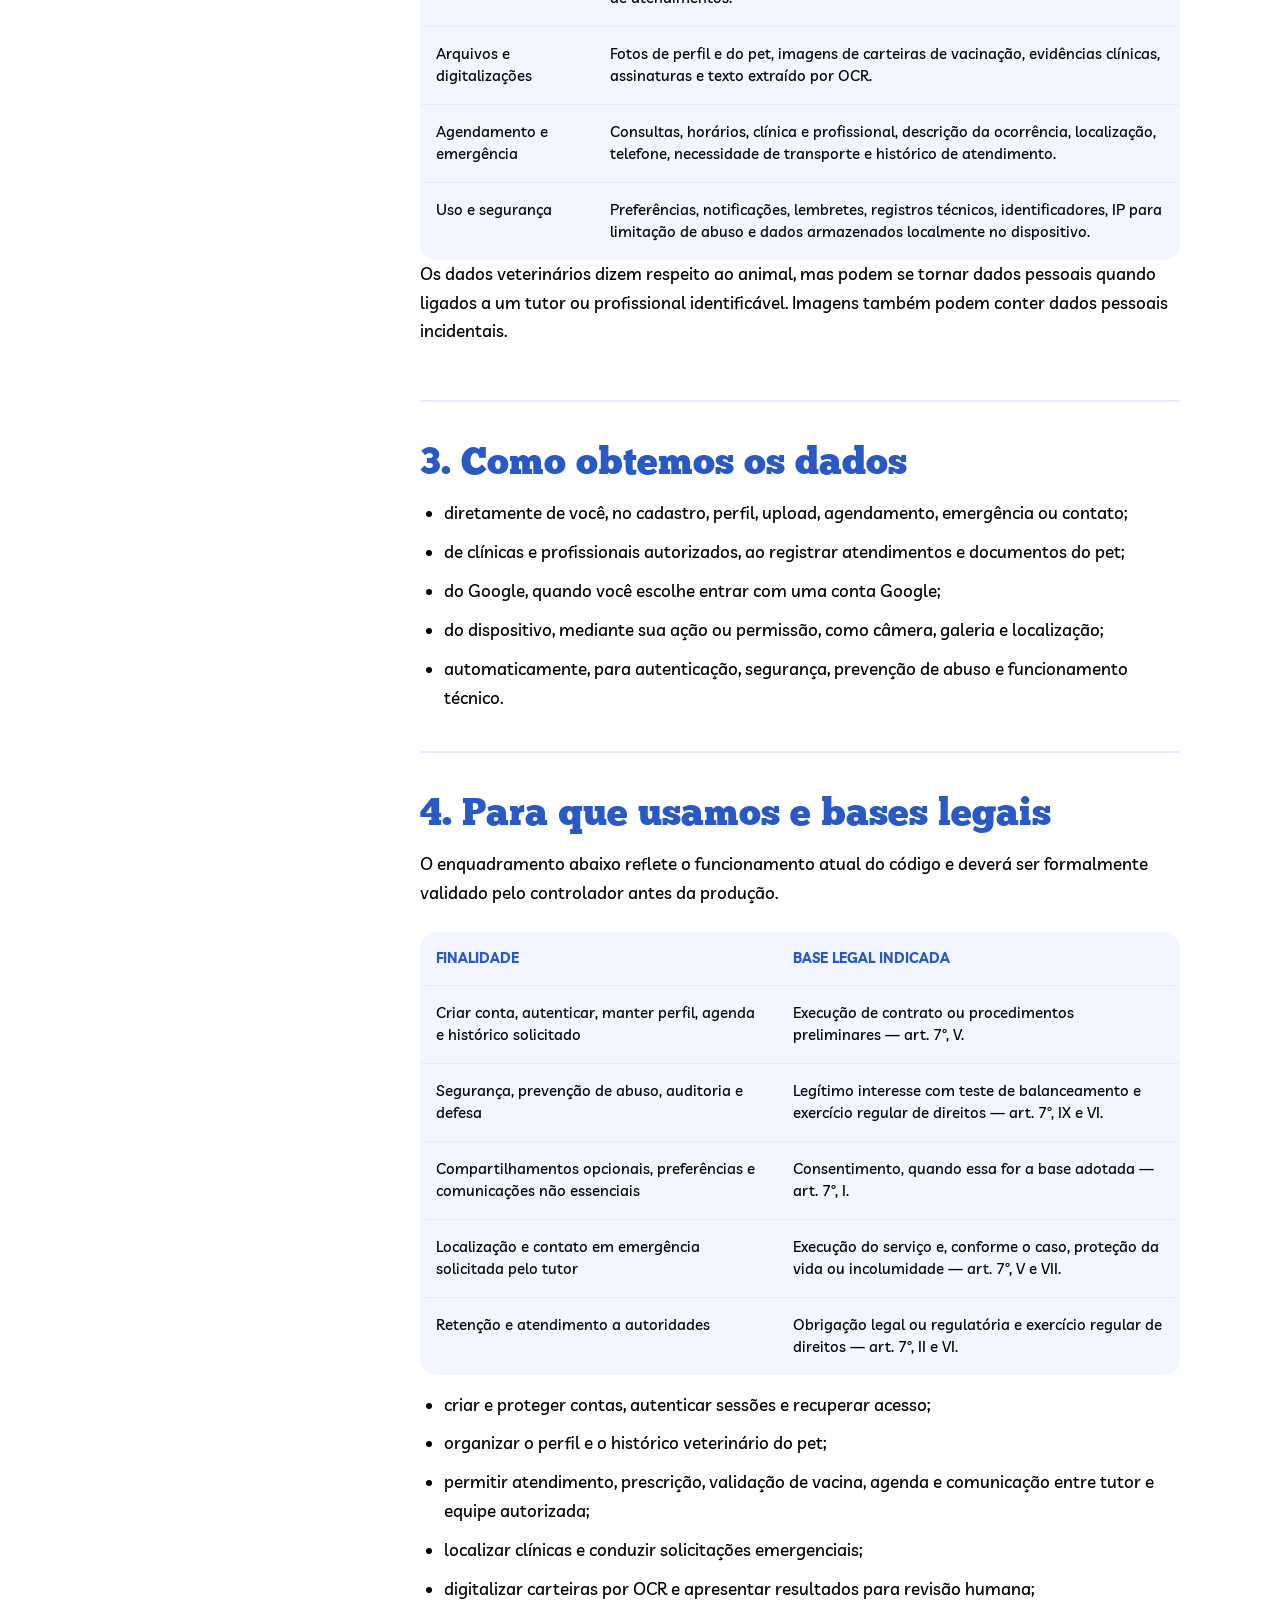
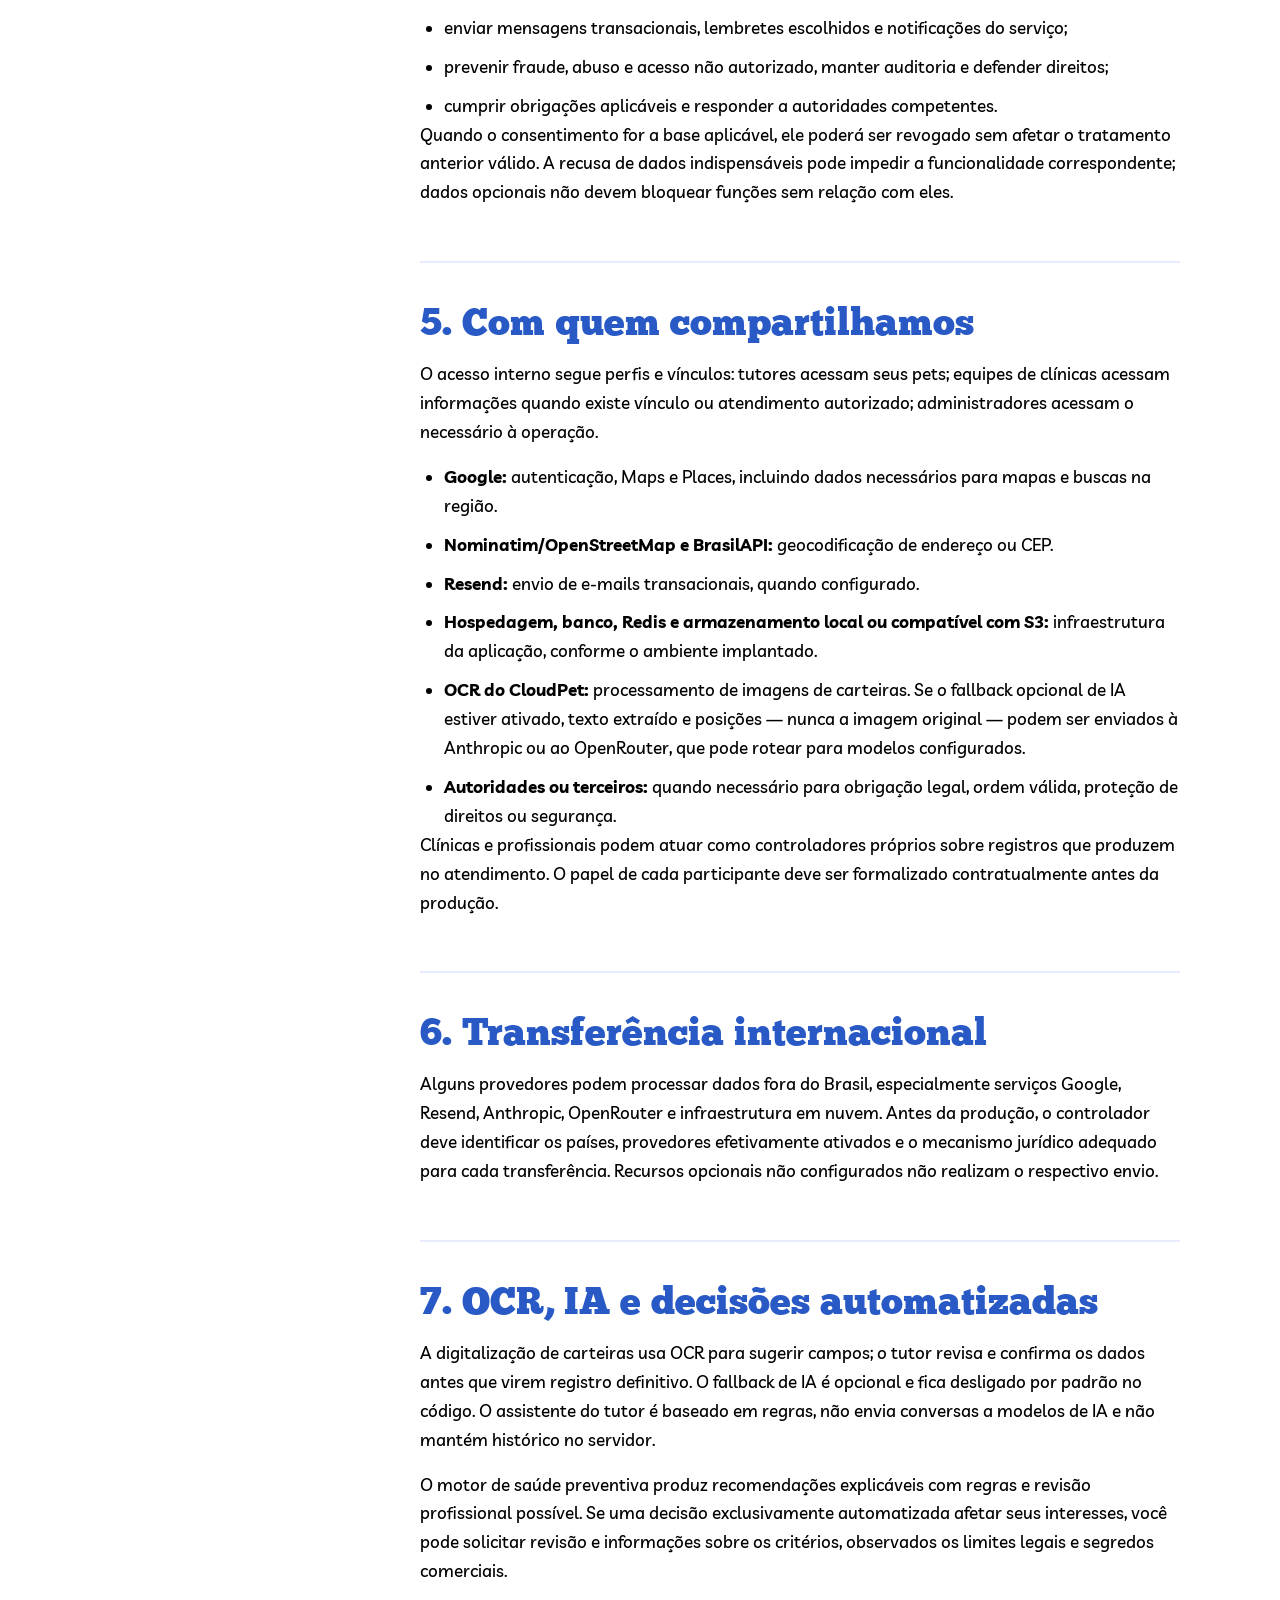
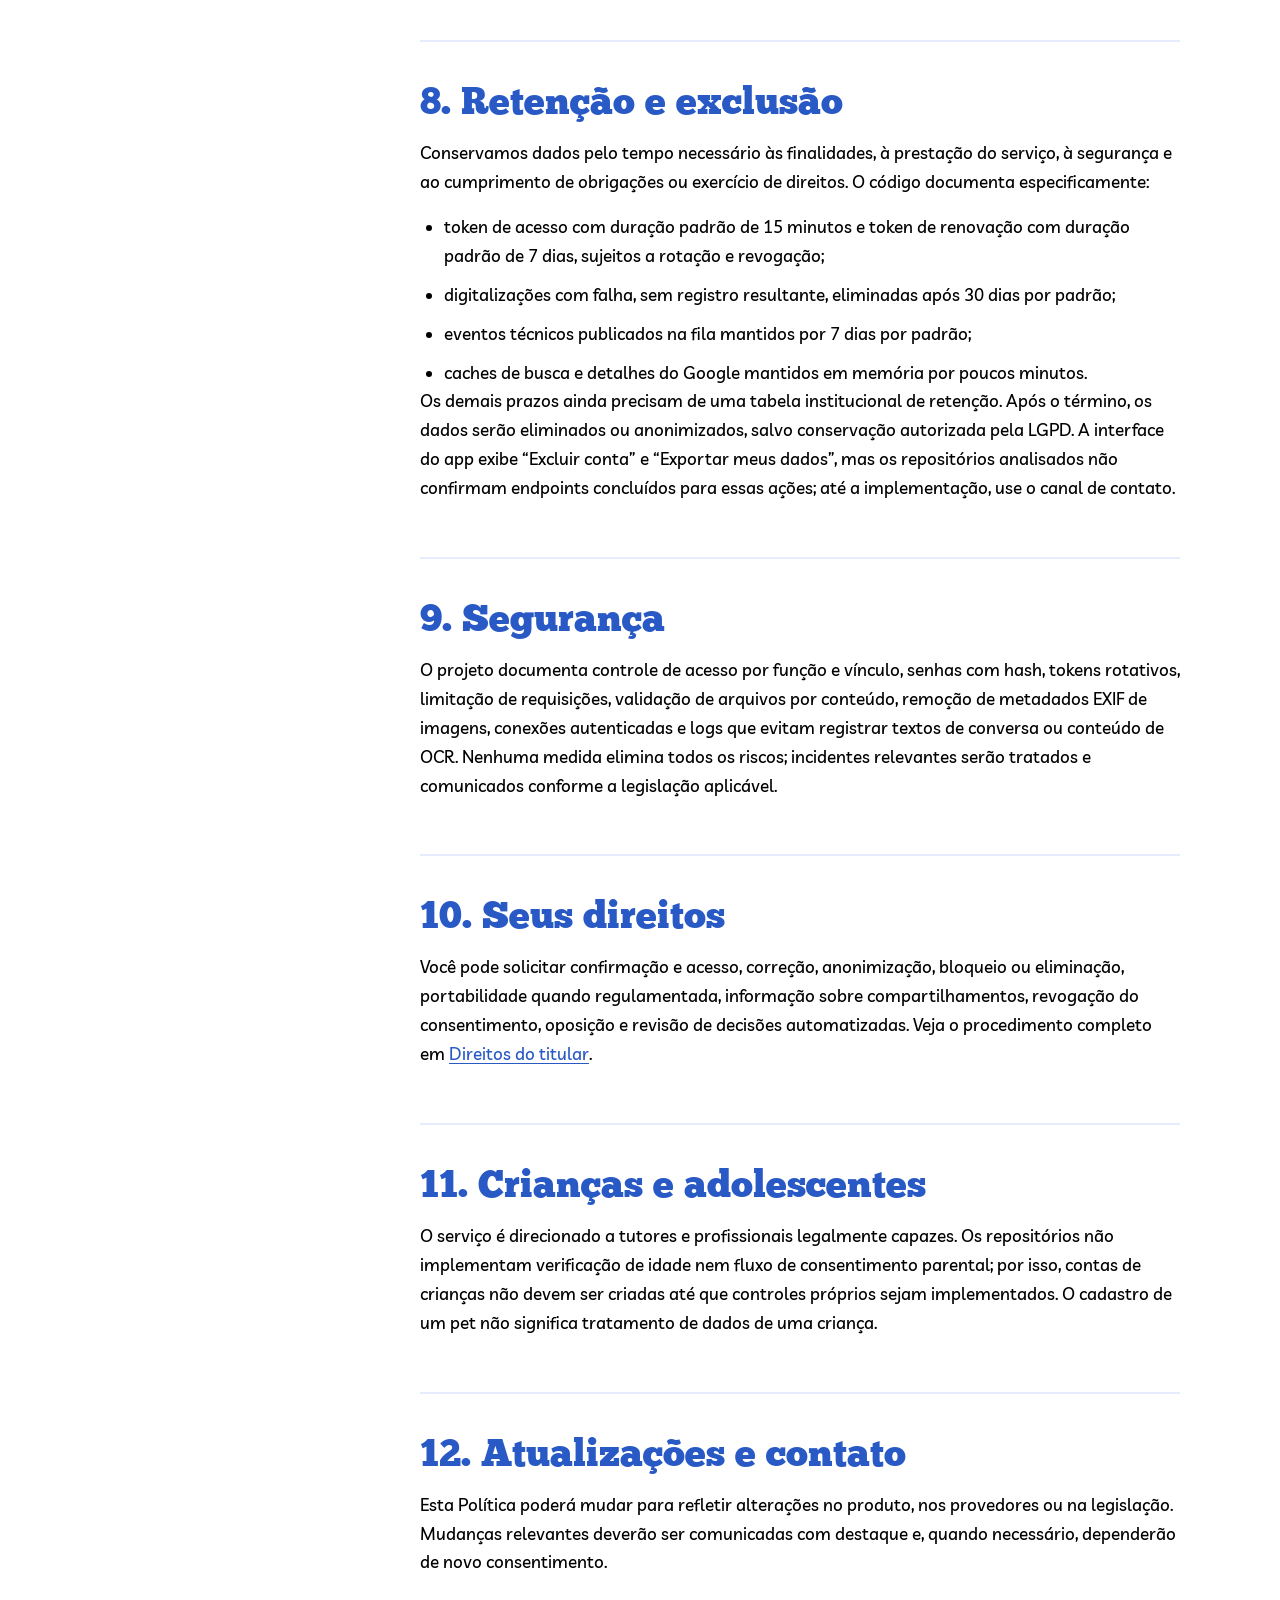
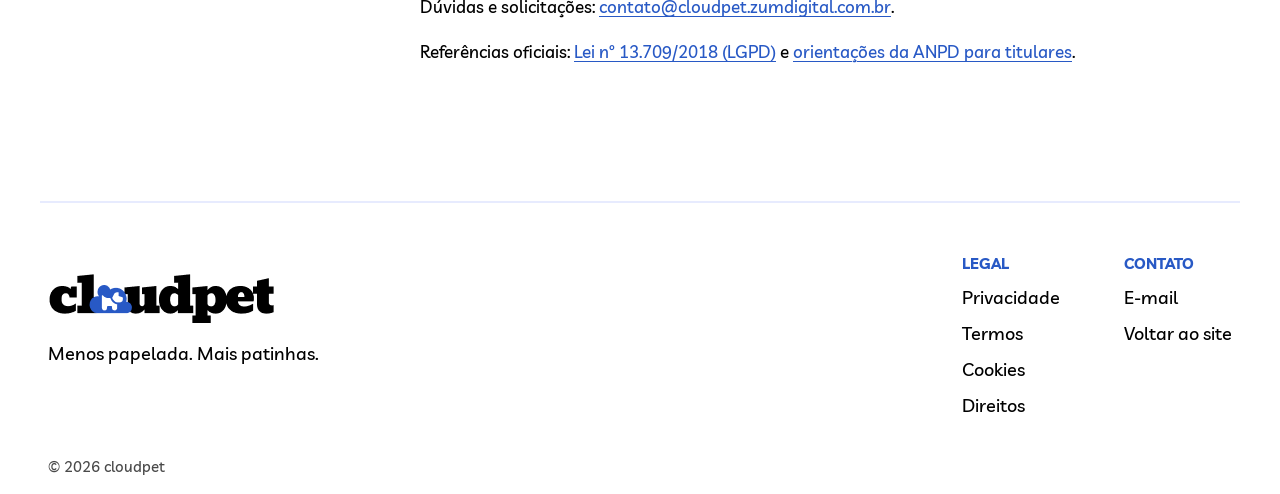
<file: privacidade.html>
<!doctype html>
<html lang="pt-BR">
  <head>
    <meta charset="UTF-8" />
    <meta name="viewport" content="width=device-width, initial-scale=1, viewport-fit=cover" />
    <meta name="description" content="Política de Privacidade do CloudPet: dados tratados, finalidades, compartilhamentos e direitos." />
    <title>Política de Privacidade — cloudpet</title>
    <link rel="icon" href="favicon.ico?v=2" sizes="any" />
    <link rel="icon" href="favicon-32x32.png?v=2" type="image/png" sizes="32x32" />
    <link rel="apple-touch-icon" href="apple-touch-icon.png?v=2" sizes="180x180" />
    <link rel="preconnect" href="https://fonts.googleapis.com" />
    <link rel="preconnect" href="https://fonts.gstatic.com" crossorigin />
    <link href="https://fonts.googleapis.com/css2?family=Livvic:wght@500;600;700&display=swap" rel="stylesheet" />
    <link rel="stylesheet" href="styles.css" />
    <link rel="stylesheet" href="legal.css" />
    <script src="script.js" defer></script>
  </head>
  <body>
    <!-- THESIS: tornar o tratamento de dados legível sem linguagem evasiva. OWN-WORLD: azul cloudpet, superfícies frias e tipografia da marca. STORY: entender, localizar uma prática e exercer um direito. FIRST VIEWPORT: título, resumo e vigência. FORM: documento com navegação lateral, seed 5e4efae5. FINISH: unreviewed and undocumented is unfinished; this build ends with the finish review, the verdict, and DESIGN.md -->
    <a class="skip-link" href="#conteudo">Pular para o conteúdo</a>
    <header class="site-header legal-header shell">
      <a class="brand" href="index.html" aria-label="cloudpet — início"><img src="assets/cloudpet-logo.png" alt="cloudpet" width="228" height="92" /></a>
      <button class="menu-button" type="button" aria-label="Abrir menu" aria-expanded="false" aria-controls="main-nav"><span></span><span></span></button>
      <nav class="main-nav" id="main-nav" aria-label="Principal"><a href="index.html">Início</a><a class="active" href="privacidade.html">Privacidade</a><a href="termos.html">Termos</a><a href="cookies.html">Cookies</a><a href="direitos.html">Seus direitos</a></nav>
      <a class="button button-outline header-cta" href="index.html">voltar</a>
    </header>

    <main id="conteudo">
      <header class="legal-hero shell">
        <h1>Política de Privacidade</h1>
        <p>Como o CloudPet trata dados de tutores, profissionais e pessoas ligadas às clínicas ao prestar o aplicativo e o painel veterinário.</p>
        <div class="legal-meta"><span>Versão 1.0</span><span>Última atualização: 17 de outubro de 2026</span></div>
      </header>

      <div class="legal-layout shell">
        <aside class="legal-toc" aria-label="Documentos legais">
          <strong>Documentos legais</strong>
          <nav><a aria-current="page" href="privacidade.html">Privacidade</a><a href="termos.html">Termos de uso</a><a href="cookies.html">Cookies e armazenamento</a><a href="direitos.html">Direitos do titular</a></nav>
        </aside>

        <article class="legal-article">
          <section id="escopo">
            <h2>1. Escopo e responsável</h2>
            <p>Esta Política se aplica ao aplicativo CloudPet, ao painel para clínicas e veterinários, à API e a este site institucional. “CloudPet” é o nome do projeto acadêmico desenvolvido por estudantes da Universidade Federal do Oeste do Pará (UFOPA).</p>
            <div class="legal-callout">
              <strong>Identificação institucional pendente</strong>
              <p>Os repositórios não identificam a pessoa natural ou jurídica que atuará como controladora em produção, nem sua razão social, CPF/CNPJ, endereço ou encarregado. Essas informações devem ser definidas e publicadas antes da operação comercial ou aberta ao público. O projeto publica provisoriamente o endereço <a href="mailto:contato@cloudpet.zumdigital.com.br">contato@cloudpet.zumdigital.com.br</a>, cuja operação precisa ser confirmada antes do lançamento.</p>
            </div>
          </section>

          <section id="dados">
            <h2>2. Dados que tratamos</h2>
            <div class="legal-table-wrap" role="region" aria-label="Categorias de dados tratados" tabindex="0">
              <table class="legal-table">
                <thead><tr><th>Categoria</th><th>Exemplos encontrados no sistema</th></tr></thead>
                <tbody>
                  <tr><td>Conta e autenticação</td><td>Nome, e-mail, telefone, função, foto, senha protegida por hash, identidade Google, tokens de sessão, IP de solicitações de recuperação e datas de verificação.</td></tr>
                  <tr><td>Tutor</td><td>CPF, endereço, CEP, cidade, estado, coordenadas geocodificadas e preferências.</td></tr>
                  <tr><td>Profissionais e clínicas</td><td>CPF, CRMV e UF, especialidade, situação profissional, assinatura, vínculos, permissões, agenda e dados cadastrais da clínica.</td></tr>
                  <tr><td>Pet e cuidado veterinário</td><td>Nome, espécie, raça, sexo, nascimento, peso, microchip, foto, vacinas, medicamentos, exames, restrições, receitas, pareceres, tratamentos e histórico de atendimentos.</td></tr>
                  <tr><td>Arquivos e digitalizações</td><td>Fotos de perfil e do pet, imagens de carteiras de vacinação, evidências clínicas, assinaturas e texto extraído por OCR.</td></tr>
                  <tr><td>Agendamento e emergência</td><td>Consultas, horários, clínica e profissional, descrição da ocorrência, localização, telefone, necessidade de transporte e histórico de atendimento.</td></tr>
                  <tr><td>Uso e segurança</td><td>Preferências, notificações, lembretes, registros técnicos, identificadores, IP para limitação de abuso e dados armazenados localmente no dispositivo.</td></tr>
                </tbody>
              </table>
            </div>
            <p>Os dados veterinários dizem respeito ao animal, mas podem se tornar dados pessoais quando ligados a um tutor ou profissional identificável. Imagens também podem conter dados pessoais incidentais.</p>
          </section>

          <section id="coleta">
            <h2>3. Como obtemos os dados</h2>
            <ul>
              <li>diretamente de você, no cadastro, perfil, upload, agendamento, emergência ou contato;</li>
              <li>de clínicas e profissionais autorizados, ao registrar atendimentos e documentos do pet;</li>
              <li>do Google, quando você escolhe entrar com uma conta Google;</li>
              <li>do dispositivo, mediante sua ação ou permissão, como câmera, galeria e localização;</li>
              <li>automaticamente, para autenticação, segurança, prevenção de abuso e funcionamento técnico.</li>
            </ul>
          </section>

          <section id="finalidades">
            <h2>4. Para que usamos e bases legais</h2>
            <p>O enquadramento abaixo reflete o funcionamento atual do código e deverá ser formalmente validado pelo controlador antes da produção.</p>
            <div class="legal-table-wrap" role="region" aria-label="Finalidades e bases legais indicadas" tabindex="0">
              <table class="legal-table">
                <thead><tr><th>Finalidade</th><th>Base legal indicada</th></tr></thead>
                <tbody>
                  <tr><td>Criar conta, autenticar, manter perfil, agenda e histórico solicitado</td><td>Execução de contrato ou procedimentos preliminares — art. 7º, V.</td></tr>
                  <tr><td>Segurança, prevenção de abuso, auditoria e defesa</td><td>Legítimo interesse com teste de balanceamento e exercício regular de direitos — art. 7º, IX e VI.</td></tr>
                  <tr><td>Compartilhamentos opcionais, preferências e comunicações não essenciais</td><td>Consentimento, quando essa for a base adotada — art. 7º, I.</td></tr>
                  <tr><td>Localização e contato em emergência solicitada pelo tutor</td><td>Execução do serviço e, conforme o caso, proteção da vida ou incolumidade — art. 7º, V e VII.</td></tr>
                  <tr><td>Retenção e atendimento a autoridades</td><td>Obrigação legal ou regulatória e exercício regular de direitos — art. 7º, II e VI.</td></tr>
                </tbody>
              </table>
            </div>
            <ul>
              <li>criar e proteger contas, autenticar sessões e recuperar acesso;</li>
              <li>organizar o perfil e o histórico veterinário do pet;</li>
              <li>permitir atendimento, prescrição, validação de vacina, agenda e comunicação entre tutor e equipe autorizada;</li>
              <li>localizar clínicas e conduzir solicitações emergenciais;</li>
              <li>digitalizar carteiras por OCR e apresentar resultados para revisão humana;</li>
              <li>enviar mensagens transacionais, lembretes escolhidos e notificações do serviço;</li>
              <li>prevenir fraude, abuso e acesso não autorizado, manter auditoria e defender direitos;</li>
              <li>cumprir obrigações aplicáveis e responder a autoridades competentes.</li>
            </ul>
            <p>Quando o consentimento for a base aplicável, ele poderá ser revogado sem afetar o tratamento anterior válido. A recusa de dados indispensáveis pode impedir a funcionalidade correspondente; dados opcionais não devem bloquear funções sem relação com eles.</p>
          </section>

          <section id="compartilhamento">
            <h2>5. Com quem compartilhamos</h2>
            <p>O acesso interno segue perfis e vínculos: tutores acessam seus pets; equipes de clínicas acessam informações quando existe vínculo ou atendimento autorizado; administradores acessam o necessário à operação.</p>
            <ul>
              <li><strong>Google:</strong> autenticação, Maps e Places, incluindo dados necessários para mapas e buscas na região.</li>
              <li><strong>Nominatim/OpenStreetMap e BrasilAPI:</strong> geocodificação de endereço ou CEP.</li>
              <li><strong>Resend:</strong> envio de e-mails transacionais, quando configurado.</li>
              <li><strong>Hospedagem, banco, Redis e armazenamento local ou compatível com S3:</strong> infraestrutura da aplicação, conforme o ambiente implantado.</li>
              <li><strong>OCR do CloudPet:</strong> processamento de imagens de carteiras. Se o fallback opcional de IA estiver ativado, texto extraído e posições — nunca a imagem original — podem ser enviados à Anthropic ou ao OpenRouter, que pode rotear para modelos configurados.</li>
              <li><strong>Autoridades ou terceiros:</strong> quando necessário para obrigação legal, ordem válida, proteção de direitos ou segurança.</li>
            </ul>
            <p>Clínicas e profissionais podem atuar como controladores próprios sobre registros que produzem no atendimento. O papel de cada participante deve ser formalizado contratualmente antes da produção.</p>
          </section>

          <section id="transferencia">
            <h2>6. Transferência internacional</h2>
            <p>Alguns provedores podem processar dados fora do Brasil, especialmente serviços Google, Resend, Anthropic, OpenRouter e infraestrutura em nuvem. Antes da produção, o controlador deve identificar os países, provedores efetivamente ativados e o mecanismo jurídico adequado para cada transferência. Recursos opcionais não configurados não realizam o respectivo envio.</p>
          </section>

          <section id="automacao">
            <h2>7. OCR, IA e decisões automatizadas</h2>
            <p>A digitalização de carteiras usa OCR para sugerir campos; o tutor revisa e confirma os dados antes que virem registro definitivo. O fallback de IA é opcional e fica desligado por padrão no código. O assistente do tutor é baseado em regras, não envia conversas a modelos de IA e não mantém histórico no servidor.</p>
            <p>O motor de saúde preventiva produz recomendações explicáveis com regras e revisão profissional possível. Se uma decisão exclusivamente automatizada afetar seus interesses, você pode solicitar revisão e informações sobre os critérios, observados os limites legais e segredos comerciais.</p>
          </section>

          <section id="retencao">
            <h2>8. Retenção e exclusão</h2>
            <p>Conservamos dados pelo tempo necessário às finalidades, à prestação do serviço, à segurança e ao cumprimento de obrigações ou exercício de direitos. O código documenta especificamente:</p>
            <ul>
              <li>token de acesso com duração padrão de 15 minutos e token de renovação com duração padrão de 7 dias, sujeitos a rotação e revogação;</li>
              <li>digitalizações com falha, sem registro resultante, eliminadas após 30 dias por padrão;</li>
              <li>eventos técnicos publicados na fila mantidos por 7 dias por padrão;</li>
              <li>caches de busca e detalhes do Google mantidos em memória por poucos minutos.</li>
            </ul>
            <p>Os demais prazos ainda precisam de uma tabela institucional de retenção. Após o término, os dados serão eliminados ou anonimizados, salvo conservação autorizada pela LGPD. A interface do app exibe “Excluir conta” e “Exportar meus dados”, mas os repositórios analisados não confirmam endpoints concluídos para essas ações; até a implementação, use o canal de contato.</p>
          </section>

          <section id="seguranca">
            <h2>9. Segurança</h2>
            <p>O projeto documenta controle de acesso por função e vínculo, senhas com hash, tokens rotativos, limitação de requisições, validação de arquivos por conteúdo, remoção de metadados EXIF de imagens, conexões autenticadas e logs que evitam registrar textos de conversa ou conteúdo de OCR. Nenhuma medida elimina todos os riscos; incidentes relevantes serão tratados e comunicados conforme a legislação aplicável.</p>
          </section>

          <section id="direitos">
            <h2>10. Seus direitos</h2>
            <p>Você pode solicitar confirmação e acesso, correção, anonimização, bloqueio ou eliminação, portabilidade quando regulamentada, informação sobre compartilhamentos, revogação do consentimento, oposição e revisão de decisões automatizadas. Veja o procedimento completo em <a href="direitos.html">Direitos do titular</a>.</p>
          </section>

          <section id="menores">
            <h2>11. Crianças e adolescentes</h2>
            <p>O serviço é direcionado a tutores e profissionais legalmente capazes. Os repositórios não implementam verificação de idade nem fluxo de consentimento parental; por isso, contas de crianças não devem ser criadas até que controles próprios sejam implementados. O cadastro de um pet não significa tratamento de dados de uma criança.</p>
          </section>

          <section id="atualizacoes">
            <h2>12. Atualizações e contato</h2>
            <p>Esta Política poderá mudar para refletir alterações no produto, nos provedores ou na legislação. Mudanças relevantes deverão ser comunicadas com destaque e, quando necessário, dependerão de novo consentimento.</p>
            <p>Dúvidas e solicitações: <a href="mailto:contato@cloudpet.zumdigital.com.br">contato@cloudpet.zumdigital.com.br</a>.</p>
            <p>Referências oficiais: <a href="https://www.planalto.gov.br/ccivil_03/_ato2015-2018/2018/lei/l13709.htm" target="_blank" rel="noopener noreferrer">Lei nº 13.709/2018 (LGPD)</a> e <a href="https://www.gov.br/anpd/pt-br/assuntos/titular-de-dados" target="_blank" rel="noopener noreferrer">orientações da ANPD para titulares</a>.</p>
          </section>
        </article>
      </div>
    </main>

    <footer class="site-footer legal-footer shell">
      <div class="footer-brand"><img src="assets/cloudpet-logo.png" alt="cloudpet" width="228" height="92" /><p>Menos papelada. Mais patinhas.</p></div>
      <div class="footer-links"><div><strong>Legal</strong><a href="privacidade.html">Privacidade</a><a href="termos.html">Termos</a><a href="cookies.html">Cookies</a><a href="direitos.html">Direitos</a></div><div><strong>Contato</strong><a href="mailto:contato@cloudpet.zumdigital.com.br">E-mail</a><a href="index.html">Voltar ao site</a></div></div>
      <small>© <span id="current-year">2026</span> cloudpet</small>
    </footer>
  </body>
</html>
</file>
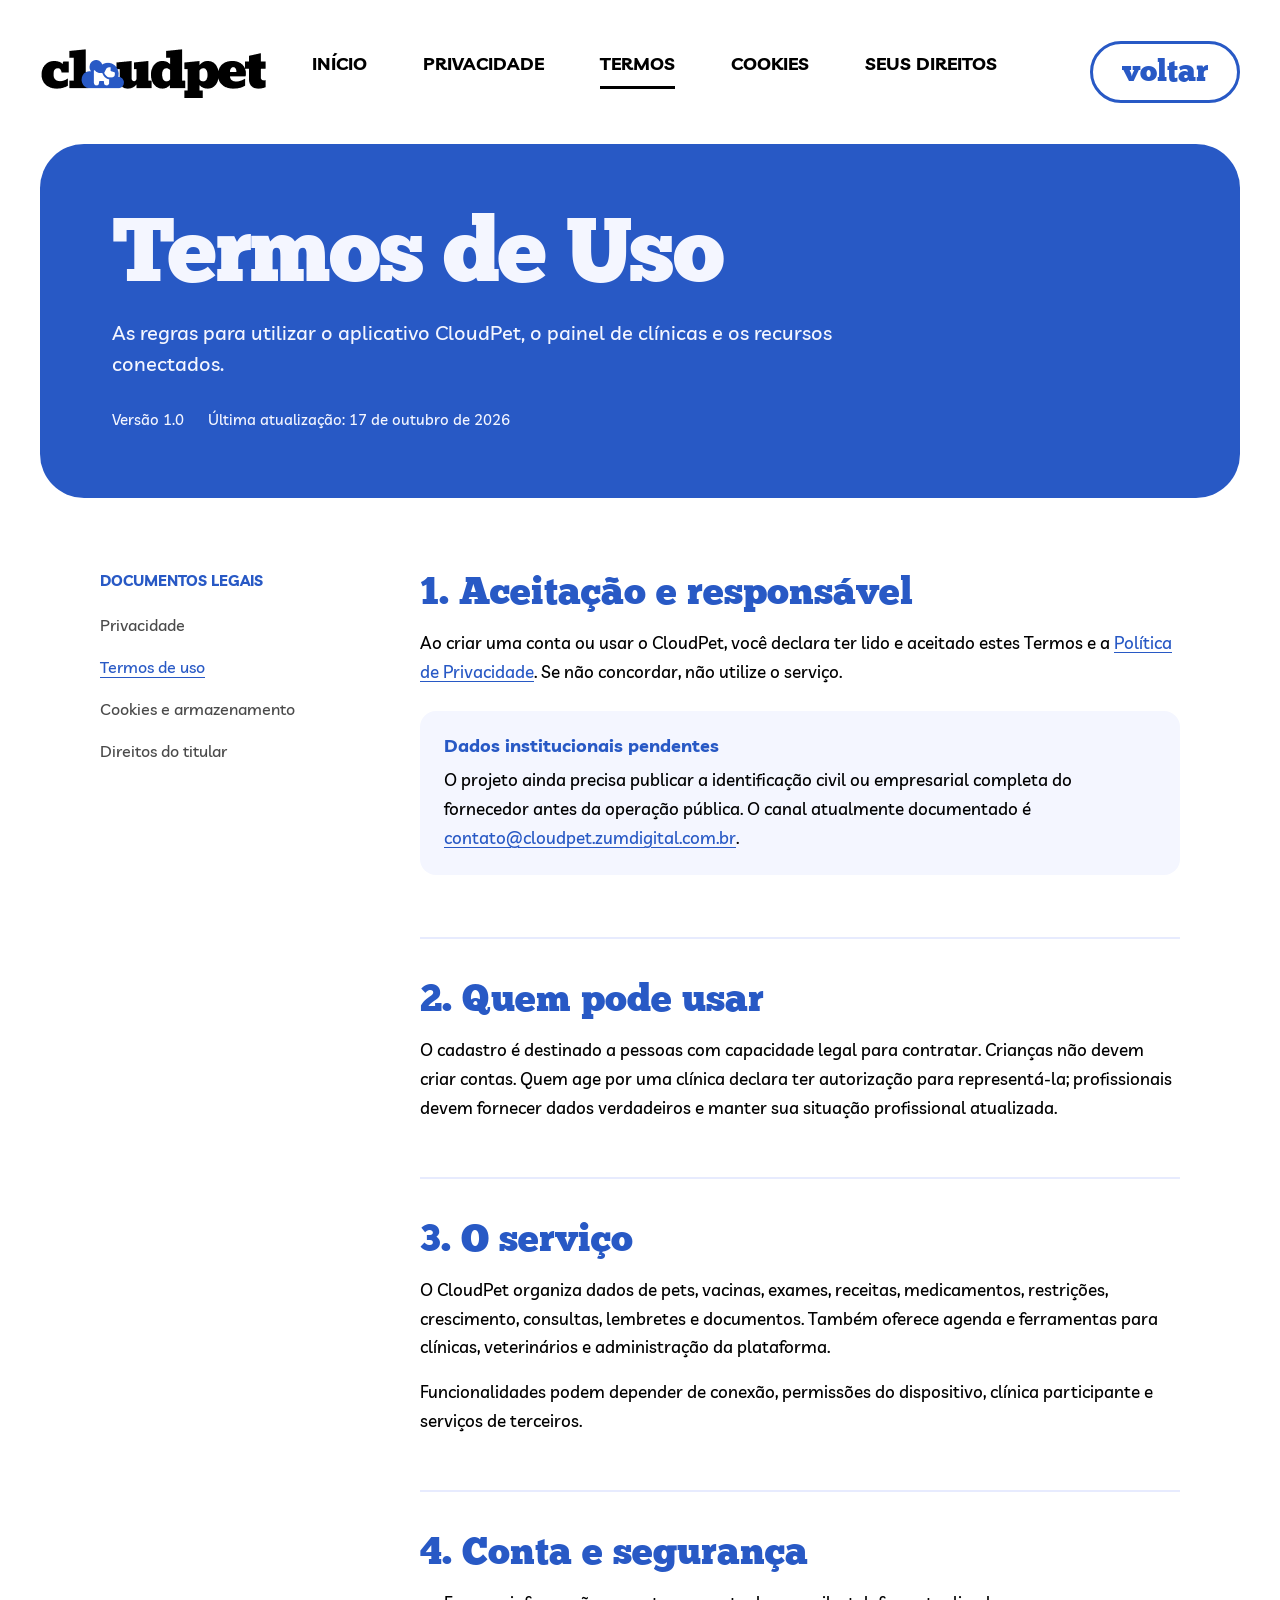
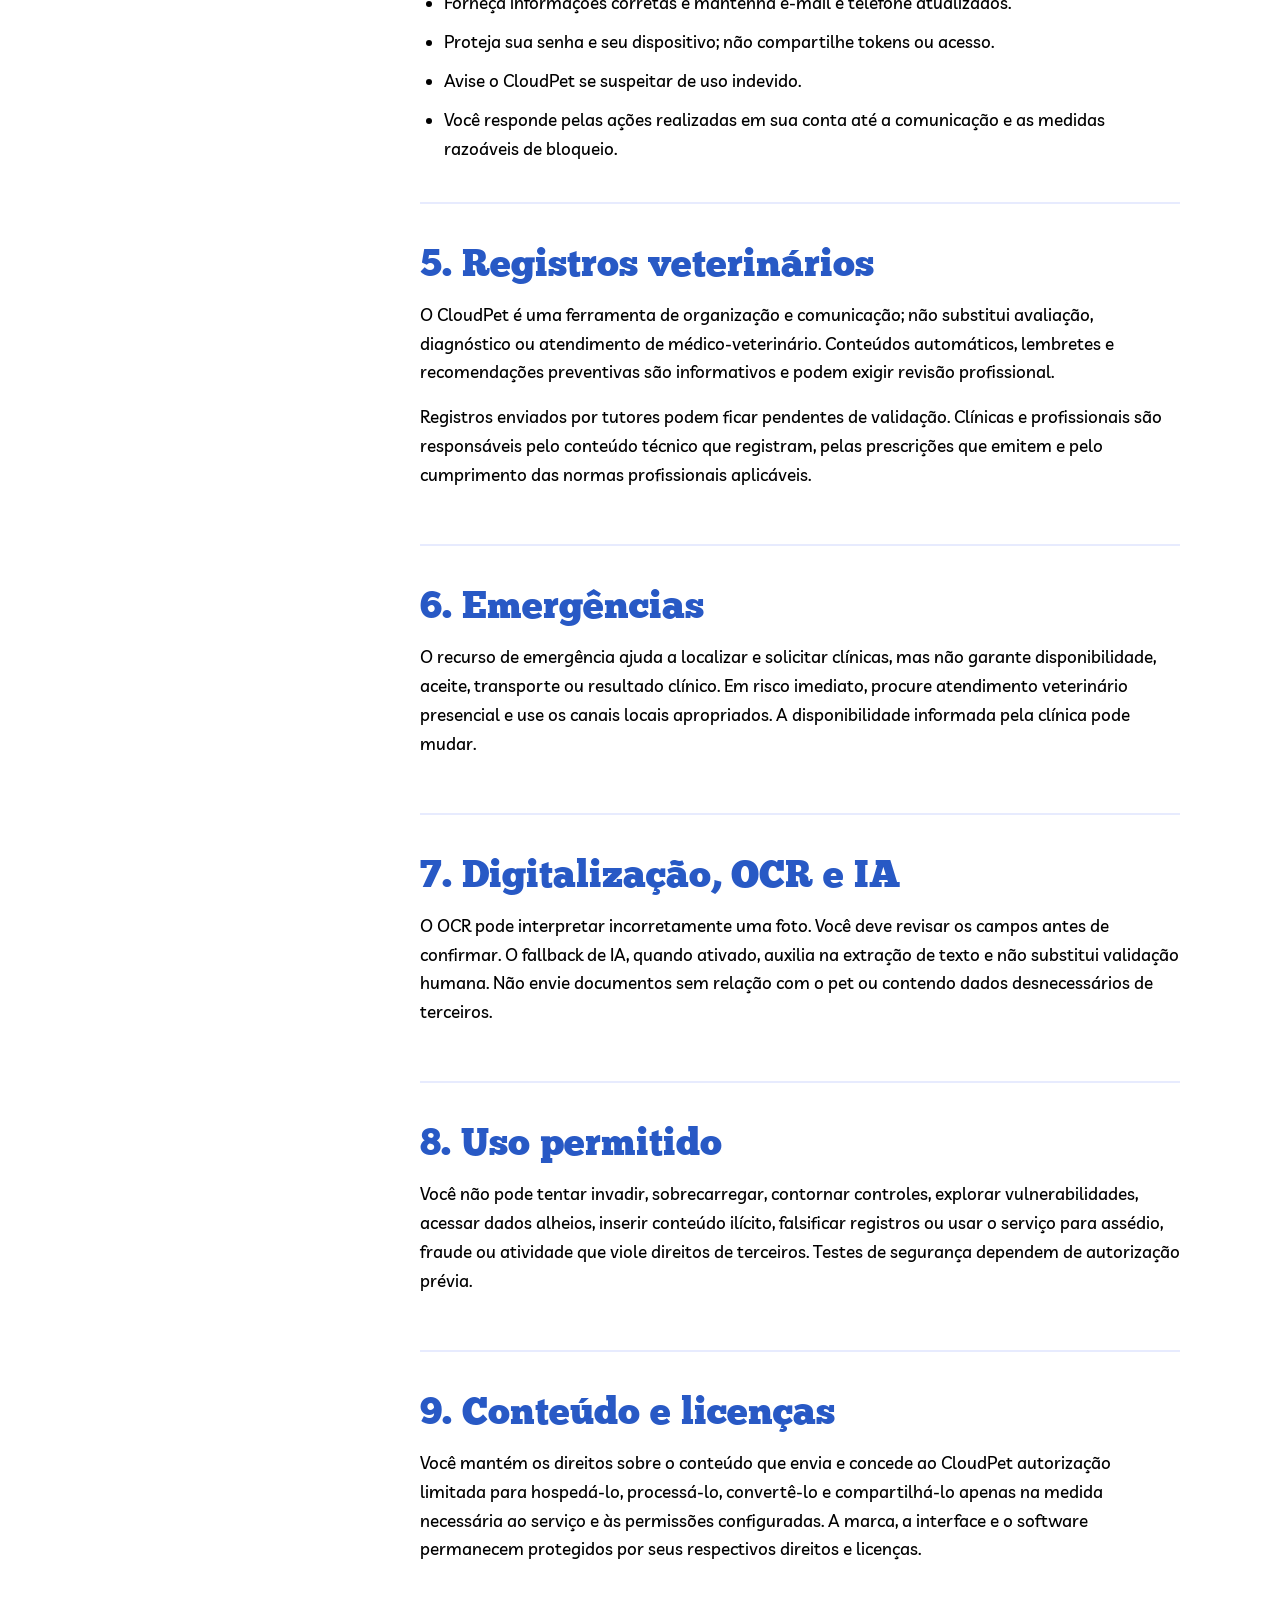
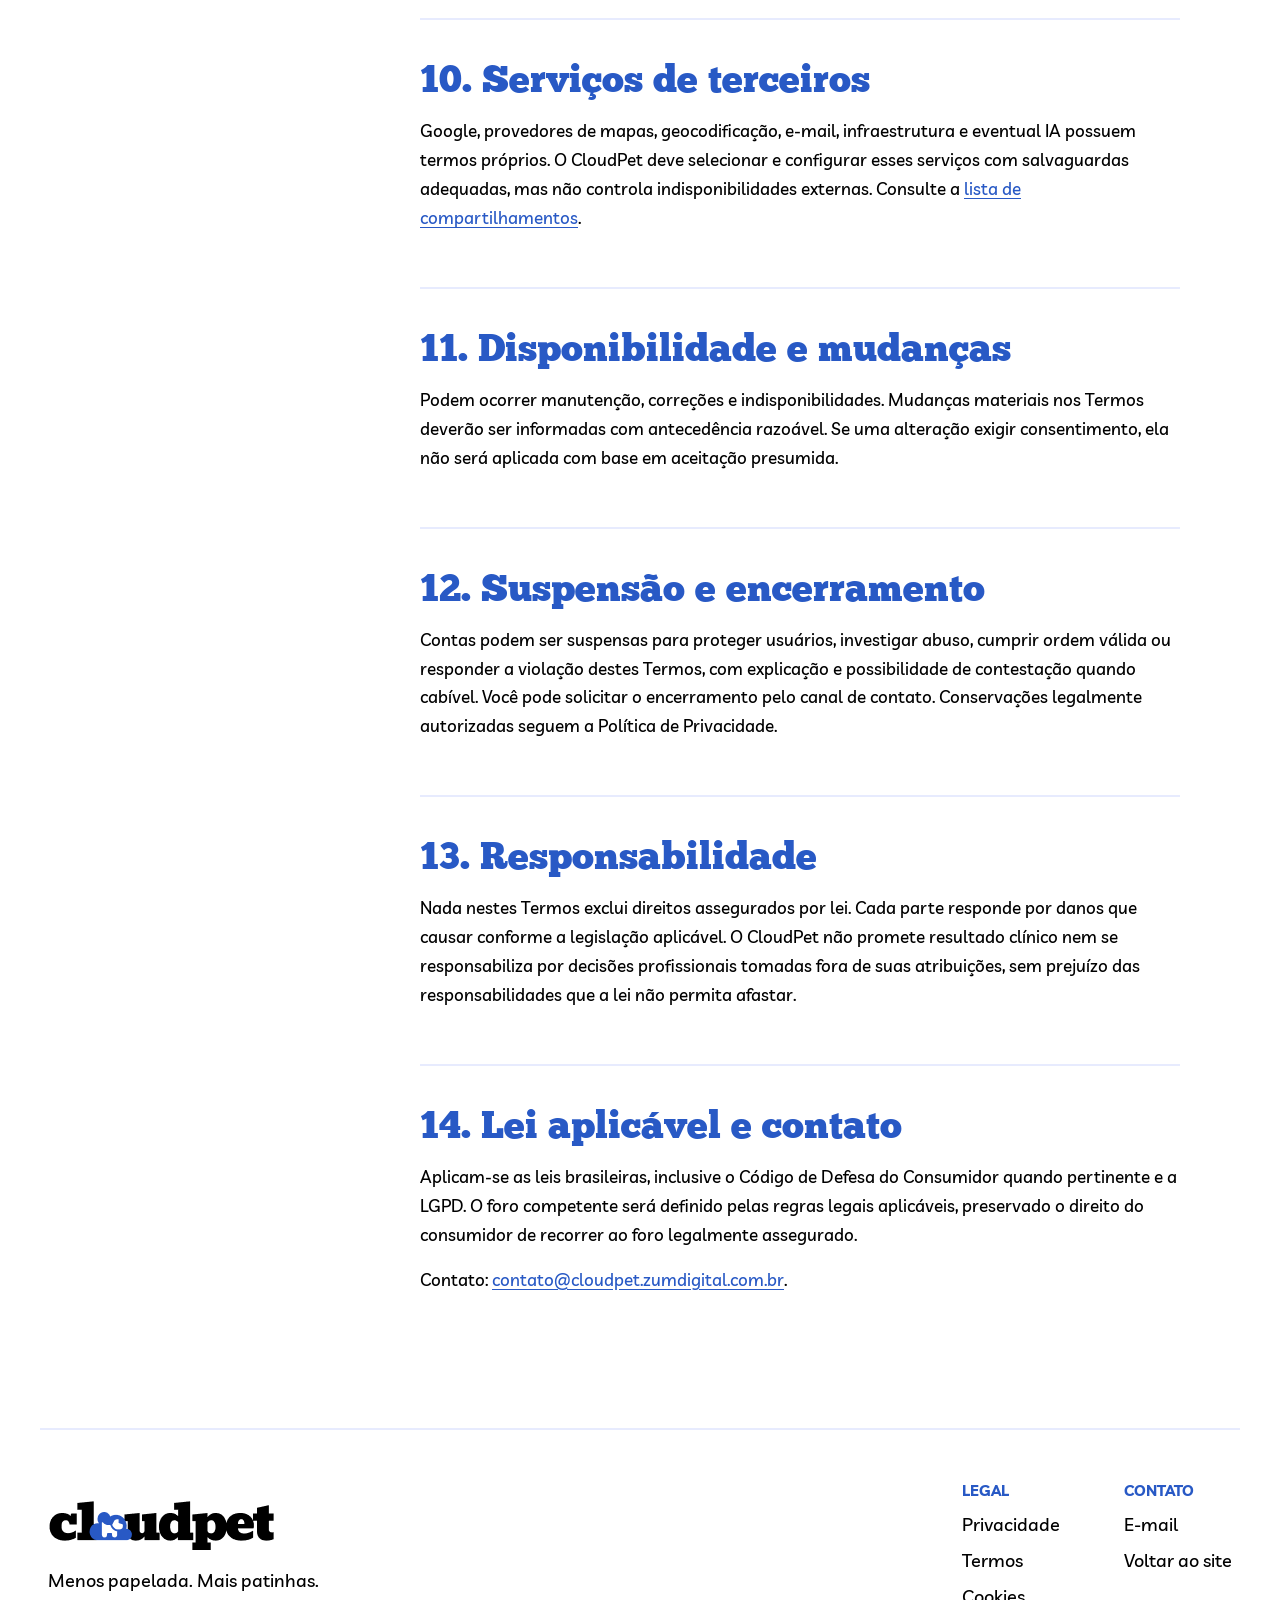
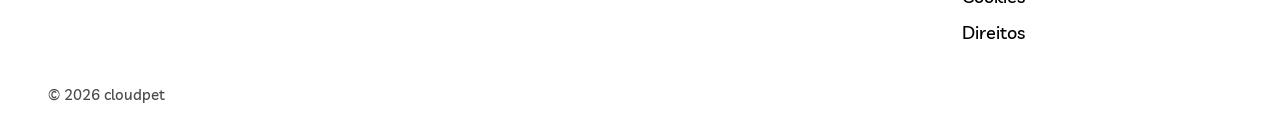
<file: termos.html>
<!doctype html>
<html lang="pt-BR">
  <head>
    <meta charset="UTF-8" />
    <meta name="viewport" content="width=device-width, initial-scale=1, viewport-fit=cover" />
    <meta name="description" content="Termos de Uso do aplicativo, painel e serviços CloudPet." />
    <title>Termos de Uso — cloudpet</title>
    <link rel="icon" href="favicon.ico?v=2" sizes="any" /><link rel="icon" href="favicon-32x32.png?v=2" type="image/png" sizes="32x32" /><link rel="apple-touch-icon" href="apple-touch-icon.png?v=2" sizes="180x180" />
    <link rel="preconnect" href="https://fonts.googleapis.com" /><link rel="preconnect" href="https://fonts.gstatic.com" crossorigin /><link href="https://fonts.googleapis.com/css2?family=Livvic:wght@500;600;700&display=swap" rel="stylesheet" />
    <link rel="stylesheet" href="styles.css" /><link rel="stylesheet" href="legal.css" /><script src="script.js" defer></script>
  </head>
  <body>
    <!-- THESIS: explicar responsabilidades sem transformar o documento em uma renúncia ilegível. OWN-WORLD: azul cloudpet e leitura editorial. STORY: saber o que o serviço faz, seus limites e como encerrar. FIRST VIEWPORT: título, escopo e vigência. FORM: documento com navegação lateral, seed 5e4efae5. FINISH: unreviewed and undocumented is unfinished; this build ends with the finish review, the verdict, and DESIGN.md -->
    <a class="skip-link" href="#conteudo">Pular para o conteúdo</a>
    <header class="site-header legal-header shell"><a class="brand" href="index.html" aria-label="cloudpet — início"><img src="assets/cloudpet-logo.png" alt="cloudpet" width="228" height="92" /></a><button class="menu-button" type="button" aria-label="Abrir menu" aria-expanded="false" aria-controls="main-nav"><span></span><span></span></button><nav class="main-nav" id="main-nav" aria-label="Principal"><a href="index.html">Início</a><a href="privacidade.html">Privacidade</a><a class="active" href="termos.html">Termos</a><a href="cookies.html">Cookies</a><a href="direitos.html">Seus direitos</a></nav><a class="button button-outline header-cta" href="index.html">voltar</a></header>
    <main id="conteudo">
      <header class="legal-hero shell"><h1>Termos de Uso</h1><p>As regras para utilizar o aplicativo CloudPet, o painel de clínicas e os recursos conectados.</p><div class="legal-meta"><span>Versão 1.0</span><span>Última atualização: 17 de outubro de 2026</span></div></header>
      <div class="legal-layout shell">
        <aside class="legal-toc" aria-label="Documentos legais"><strong>Documentos legais</strong><nav><a href="privacidade.html">Privacidade</a><a aria-current="page" href="termos.html">Termos de uso</a><a href="cookies.html">Cookies e armazenamento</a><a href="direitos.html">Direitos do titular</a></nav></aside>
        <article class="legal-article">
          <section><h2>1. Aceitação e responsável</h2><p>Ao criar uma conta ou usar o CloudPet, você declara ter lido e aceitado estes Termos e a <a href="privacidade.html">Política de Privacidade</a>. Se não concordar, não utilize o serviço.</p><div class="legal-callout"><strong>Dados institucionais pendentes</strong><p>O projeto ainda precisa publicar a identificação civil ou empresarial completa do fornecedor antes da operação pública. O canal atualmente documentado é <a href="mailto:contato@cloudpet.zumdigital.com.br">contato@cloudpet.zumdigital.com.br</a>.</p></div></section>
          <section><h2>2. Quem pode usar</h2><p>O cadastro é destinado a pessoas com capacidade legal para contratar. Crianças não devem criar contas. Quem age por uma clínica declara ter autorização para representá-la; profissionais devem fornecer dados verdadeiros e manter sua situação profissional atualizada.</p></section>
          <section><h2>3. O serviço</h2><p>O CloudPet organiza dados de pets, vacinas, exames, receitas, medicamentos, restrições, crescimento, consultas, lembretes e documentos. Também oferece agenda e ferramentas para clínicas, veterinários e administração da plataforma.</p><p>Funcionalidades podem depender de conexão, permissões do dispositivo, clínica participante e serviços de terceiros.</p></section>
          <section><h2>4. Conta e segurança</h2><ul><li>Forneça informações corretas e mantenha e-mail e telefone atualizados.</li><li>Proteja sua senha e seu dispositivo; não compartilhe tokens ou acesso.</li><li>Avise o CloudPet se suspeitar de uso indevido.</li><li>Você responde pelas ações realizadas em sua conta até a comunicação e as medidas razoáveis de bloqueio.</li></ul></section>
          <section><h2>5. Registros veterinários</h2><p>O CloudPet é uma ferramenta de organização e comunicação; não substitui avaliação, diagnóstico ou atendimento de médico-veterinário. Conteúdos automáticos, lembretes e recomendações preventivas são informativos e podem exigir revisão profissional.</p><p>Registros enviados por tutores podem ficar pendentes de validação. Clínicas e profissionais são responsáveis pelo conteúdo técnico que registram, pelas prescrições que emitem e pelo cumprimento das normas profissionais aplicáveis.</p></section>
          <section><h2>6. Emergências</h2><p>O recurso de emergência ajuda a localizar e solicitar clínicas, mas não garante disponibilidade, aceite, transporte ou resultado clínico. Em risco imediato, procure atendimento veterinário presencial e use os canais locais apropriados. A disponibilidade informada pela clínica pode mudar.</p></section>
          <section><h2>7. Digitalização, OCR e IA</h2><p>O OCR pode interpretar incorretamente uma foto. Você deve revisar os campos antes de confirmar. O fallback de IA, quando ativado, auxilia na extração de texto e não substitui validação humana. Não envie documentos sem relação com o pet ou contendo dados desnecessários de terceiros.</p></section>
          <section><h2>8. Uso permitido</h2><p>Você não pode tentar invadir, sobrecarregar, contornar controles, explorar vulnerabilidades, acessar dados alheios, inserir conteúdo ilícito, falsificar registros ou usar o serviço para assédio, fraude ou atividade que viole direitos de terceiros. Testes de segurança dependem de autorização prévia.</p></section>
          <section><h2>9. Conteúdo e licenças</h2><p>Você mantém os direitos sobre o conteúdo que envia e concede ao CloudPet autorização limitada para hospedá-lo, processá-lo, convertê-lo e compartilhá-lo apenas na medida necessária ao serviço e às permissões configuradas. A marca, a interface e o software permanecem protegidos por seus respectivos direitos e licenças.</p></section>
          <section><h2>10. Serviços de terceiros</h2><p>Google, provedores de mapas, geocodificação, e-mail, infraestrutura e eventual IA possuem termos próprios. O CloudPet deve selecionar e configurar esses serviços com salvaguardas adequadas, mas não controla indisponibilidades externas. Consulte a <a href="privacidade.html#compartilhamento">lista de compartilhamentos</a>.</p></section>
          <section><h2>11. Disponibilidade e mudanças</h2><p>Podem ocorrer manutenção, correções e indisponibilidades. Mudanças materiais nos Termos deverão ser informadas com antecedência razoável. Se uma alteração exigir consentimento, ela não será aplicada com base em aceitação presumida.</p></section>
          <section><h2>12. Suspensão e encerramento</h2><p>Contas podem ser suspensas para proteger usuários, investigar abuso, cumprir ordem válida ou responder a violação destes Termos, com explicação e possibilidade de contestação quando cabível. Você pode solicitar o encerramento pelo canal de contato. Conservações legalmente autorizadas seguem a Política de Privacidade.</p></section>
          <section><h2>13. Responsabilidade</h2><p>Nada nestes Termos exclui direitos assegurados por lei. Cada parte responde por danos que causar conforme a legislação aplicável. O CloudPet não promete resultado clínico nem se responsabiliza por decisões profissionais tomadas fora de suas atribuições, sem prejuízo das responsabilidades que a lei não permita afastar.</p></section>
          <section><h2>14. Lei aplicável e contato</h2><p>Aplicam-se as leis brasileiras, inclusive o Código de Defesa do Consumidor quando pertinente e a LGPD. O foro competente será definido pelas regras legais aplicáveis, preservado o direito do consumidor de recorrer ao foro legalmente assegurado.</p><p>Contato: <a href="mailto:contato@cloudpet.zumdigital.com.br">contato@cloudpet.zumdigital.com.br</a>.</p></section>
        </article>
      </div>
    </main>
    <footer class="site-footer legal-footer shell">
      <div class="footer-brand"><img src="assets/cloudpet-logo.png" alt="cloudpet" width="228" height="92" /><p>Menos papelada. Mais patinhas.</p></div>
      <div class="footer-links"><div><strong>Legal</strong><a href="privacidade.html">Privacidade</a><a href="termos.html">Termos</a><a href="cookies.html">Cookies</a><a href="direitos.html">Direitos</a></div><div><strong>Contato</strong><a href="mailto:contato@cloudpet.zumdigital.com.br">E-mail</a><a href="index.html">Voltar ao site</a></div></div>
      <small>© <span id="current-year">2026</span> cloudpet</small>
    </footer>
  </body>
</html>
</file>
<file: styles.css>
@font-face {
  font-family: "ChunkFiveEx";
  src: url("assets/ChunkFiveEx.ttf") format("truetype");
  font-style: normal;
  font-weight: 400;
  font-display: swap;
}

:root {
  --blue: #2859c5;
  --blue-dark: #1847ad;
  --ink: #000;
  --snow: #f4f6ff;
  --mist: #e7ebfe;
  --muted: #4a4a4a;
  --display: "ChunkFiveEx", "Chunk Five", Rockwell, Georgia, serif;
  --body: "Livvic", Arial, sans-serif;
  --shell: 1360px;
  --ease-arrive: cubic-bezier(.16, 1, .3, 1);
}

*, *::before, *::after { box-sizing: border-box; }

html { scroll-behavior: smooth; overflow-x: clip; }

body {
  margin: 0;
  color: var(--ink);
  background: #fff;
  font-family: var(--body);
  font-size: 18px;
  font-weight: 500;
  line-height: 1.45;
  overflow-x: clip;
}

img { display: block; max-width: 100%; height: auto; }
h1, h2, h3, p { overflow-wrap: break-word; }
a { color: inherit; text-decoration: none; }
button { font: inherit; }

.skip-link {
  position: fixed;
  z-index: 1000;
  top: 12px;
  left: 12px;
  padding: 10px 14px;
  border-radius: 8px;
  color: #fff;
  background: var(--blue-dark);
  transform: translateY(-160%);
  transition: transform 160ms ease;
}

.skip-link:focus { transform: translateY(0); }

.shell {
  width: min(var(--shell), calc(100% - 80px));
  margin-inline: auto;
}

.site-header {
  position: relative;
  z-index: 100;
  min-height: 186px;
  display: grid;
  grid-template-columns: 1fr auto 1fr;
  align-items: center;
  gap: 40px;
  animation: header-in 620ms var(--ease-arrive) both;
}

.brand { justify-self: start; width: 228px; height: 92px; }
.brand img, .footer-brand img { width: 228px; height: 92px; object-fit: contain; }

.main-nav { display: flex; align-items: center; gap: 112px; }
.main-nav a {
  padding: 8px 4px 12px;
  font-size: 26px;
  font-weight: 700;
  text-transform: uppercase;
}
.main-nav a::after {
  content: "";
  display: block;
  height: 3px;
  margin-top: 8px;
  background: currentColor;
  transform: scaleX(0);
  transform-origin: left;
  transition: transform 220ms ease;
}
.main-nav a:hover::after, .main-nav a:focus-visible::after, .main-nav a.active::after { transform: scaleX(1); }

.button {
  width: max-content;
  min-height: 62px;
  display: inline-flex;
  align-items: center;
  justify-content: center;
  padding: 10px 29px 15px;
  border-radius: 999px;
  font-family: var(--display);
  font-size: 30px;
  line-height: 1;
  transition: transform 180ms ease, background-color 180ms ease, color 180ms ease;
}
.button:hover { transform: translateY(-2px); }
.button:focus-visible, a:focus-visible, button:focus-visible { outline: 3px solid #f0c852; outline-offset: 4px; }
.button-outline { border: 3px solid var(--blue); color: var(--blue); }
.button-outline:hover { color: #fff; background: var(--blue); }
.header-cta { justify-self: end; }
.menu-button { display: none; }

.hero {
  position: relative;
  height: 808px;
  overflow: hidden;
  border-radius: 56px;
  color: var(--snow);
  background: var(--blue);
}

.hero h1, h2, .service-detail h3, .service-number, .steps li > span {
  font-family: var(--display);
  font-weight: 400;
}

.hero h1 {
  position: relative;
  z-index: 2;
  margin: 52px 24px 0;
  font-size: clamp(76px, 12.3vw, 177px);
  line-height: .765;
  letter-spacing: -.035em;
  text-align: center;
  text-wrap: balance;
  animation: hero-title-in 780ms cubic-bezier(.16,1,.3,1) both;
}

.hero-pets {
  position: absolute;
  z-index: 2;
  bottom: 63px;
  left: 50%;
  width: 770px;
  height: 486px;
  object-fit: contain;
  transform: translateX(-50%);
  animation: hero-pets-in 900ms 90ms cubic-bezier(.16,1,.3,1) both;
}

@keyframes hero-title-in {
  from { opacity: .2; filter: blur(8px); clip-path: inset(0 0 34% 0); transform: translateY(18px); }
  to { opacity: 1; filter: blur(0); clip-path: inset(0); transform: translateY(0); }
}

@keyframes hero-pets-in {
  from { opacity: .35; filter: blur(7px); transform: translateX(-50%) translateY(34px) scale(.97); }
  to { opacity: 1; filter: blur(0); transform: translateX(-50%) translateY(0) scale(1); }
}

.hero-note {
  position: absolute;
  z-index: 3;
  top: 60%;
  left: 80px;
  margin: 0;
  font-size: 27px;
  font-weight: 600;
  line-height: 1.15;
  transform: translateY(-50%);
  animation: hero-support-in 620ms 260ms var(--ease-arrive) both;
}
.hero-note a { text-decoration: underline; text-underline-offset: 4px; }
.hero-chip {
  display: inline-flex;
  align-items: center;
  min-height: 46px;
  padding: 9px 23px 11px;
  border: 1px solid currentColor;
  border-radius: 999px;
  font-size: 19px;
  font-weight: 600;
}
.hero-chip { position: absolute; z-index: 3; top: 60%; right: 53px; transform: translateY(-50%); }
.hero-chip { animation: hero-support-in 620ms 340ms var(--ease-arrive) both; }
.hero-links {
  position: absolute;
  z-index: 3;
  bottom: 22px;
  left: 50%;
  display: flex;
  gap: 28px;
  transform: translateX(-50%);
}
.hero-links a { padding: 10px 0; font-size: 17px; font-weight: 600; text-transform: uppercase; }
.hero-links { animation: hero-support-in 620ms 440ms var(--ease-arrive) both; }

@keyframes header-in {
  from { opacity: .2; transform: translateY(-18px); }
  to { opacity: 1; transform: translateY(0); }
}

@keyframes hero-support-in {
  from { opacity: 0; filter: blur(6px); }
  to { opacity: 1; filter: blur(0); }
}

.section-space { padding-block: 140px 40px; }
.section-intro { display: grid; grid-template-columns: minmax(0, 820px) 380px; align-items: end; justify-content: space-between; gap: 40px; margin-bottom: 56px;}
.section-intro h2, .steps h2, .about-story h2, .beliefs h2, .cta h2 {
  margin: 0;
  font-size: clamp(58px, 5.85vw, 84px);
  line-height: 1.1;
  letter-spacing: -.02em;
}
.section-intro p { max-width: 380px; margin: 0; font-size: 22px; line-height: 1.35; }

.service-details { display: grid; gap: 60px; padding-top: 64px; }
.service-detail {
  min-height: 580px;
  display: grid;
  grid-template-columns: 333px minmax(0, 645px);
  grid-template-areas: "visual copy";
  align-items: center;
  justify-content: center;
  gap: 64px;
}
.service-detail--reverse { grid-template-areas: "copy visual"; grid-template-columns: minmax(0, 645px) 333px; }
.service-visual { grid-area: visual; margin: 0; }
.service-visual img { width: 100%; height: auto; }
.service-copy { grid-area: copy; width: 100%; }
.service-number { display: block; color: var(--blue); font-size: 72px; line-height: .9; }
.service-detail h3 { margin: 19px 0 10px; font-size: 38px; line-height: 1.3; }
.service-detail p { max-width: 645px; margin: 0; font-size: 18px; line-height: 1.6; }
.service-detail--dashboard {
  min-height: 0;
  grid-template-columns: minmax(0, 991px);
  grid-template-areas: "copy" "visual";
  gap: 28px;
  padding-top: 60px;
  text-align: center;
}
.service-detail--dashboard .service-copy { max-width: 645px; justify-self: center; }
.service-detail--dashboard .service-visual { width: 100%; max-width: 991px; }

.steps {
  margin-top: 60px;
  padding: 87px 72px 88px;
  border-radius: 56px;
  background: var(--mist);
}
.steps h2 { color: var(--blue); }

.install { margin-top: 72px; padding-top: 56px; border-top: 2px solid rgba(40, 89, 197, .18); }
.install h3 { margin: 0; color: var(--blue); font-family: var(--body); font-size: 34px; font-weight: 700; line-height: 1.2; }
.install-lead { max-width: 640px; margin: 14px 0 0; }
.install-tabs { display: inline-flex; gap: 6px; margin: 28px 0 24px; padding: 6px; border-radius: 999px; background: var(--snow); }
.install-tabs button {
  min-height: 44px; padding: 8px 24px; border: 0; border-radius: 999px;
  color: var(--blue); background: transparent; font: 600 18px var(--body); cursor: pointer;
  transition: background-color 180ms ease, color 180ms ease;
}
.install-tabs button[aria-selected="true"] { color: #fff; background: var(--blue); }
.install-steps { display: grid; grid-template-columns: repeat(3, 1fr); gap: 20px; margin: 0 0 44px; padding: 0; list-style: none; }
.install-steps li { padding: 24px; border-radius: 24px; background: var(--snow); }
.install-steps svg { width: 44px; height: 44px; fill: none; stroke: var(--blue); stroke-width: 1.8; stroke-linecap: round; stroke-linejoin: round; }
.install-steps svg circle[r="1.6"] { fill: var(--blue); }
.install-steps p { margin-top: 14px; font-size: 17px; }
.button-blue { color: #fff; background: var(--blue); }
.button-blue:hover { background: var(--blue-dark); }
.steps ol { display: grid; grid-template-columns: repeat(3, 1fr); gap: 40px; padding: 0; list-style: none; }
.steps li > span { color: var(--blue); font-size: 96px; line-height: .9; }
.steps h3 { margin: 8px 0 8px; font-size: 28px; line-height: 1.2; }
.steps p { max-width: 360px; margin: 0; font-size: 19px; line-height: 1.45; }

.about-section { padding-bottom: 60px; }
.about-story {
  display: grid;
  grid-template-columns: minmax(0, 1fr) minmax(0, 2fr);
  gap: 0;
  align-items: start;
}
.about-story h2 { margin: 0; font-size: 84px; line-height: .92; letter-spacing: -.02em; }
.about-story-copy { display: grid; gap: 20px; }
.about-story-copy p { max-width: 850px; margin: 0; font-size: 22px; line-height: 1.5; }
.beliefs { padding-top: 96px; }
.beliefs h2 { margin: 0; color: var(--blue); font-size: 84px; line-height: .92; letter-spacing: -.02em; }
.beliefs-grid { display: grid; grid-template-columns: repeat(3, minmax(0, 1fr)); gap: 28px; margin-top: 48px; }
.belief-card {
  min-height: 386px;
  display: grid;
  grid-template-rows: 194px auto 1fr;
  align-content: start;
  padding: 28px;
  border: 2px solid var(--mist);
  border-radius: 36px;
  background: var(--snow);
  overflow: hidden;
}
.belief-visual { display: flex; align-items: center; justify-content: center; min-width: 0; }
.belief-visual img { width: auto; max-width: 100%; height: auto; max-height: 100%; object-fit: contain; }
.belief-visual--simplicity img { width: 197px; }
.belief-visual--connection img { width: 318px; }
.belief-visual--care img { width: 300px; }
.belief-card h3 { margin: 16px 0 9px; color: var(--blue); font-family: var(--display); font-size: 26px; font-weight: 400; line-height: 1.3; }
.belief-card p { max-width: 38ch; margin: 0; font-size: 17px; line-height: 1.55; }

.cta {
  position: relative;
  isolation: isolate;
  min-height: 457px;
  display: grid;
  grid-template-columns: 1fr 541px;
  align-items: center;
  gap: 40px;
  padding: 35px 72px 0;
  overflow: visible;
  border-radius: 56px;
  color: var(--snow);
  background: var(--blue);
}
.cta-copy { position: relative; z-index: 1; align-self: center; padding-bottom: 34px;}
.cta h2 { font-size: 92px; line-height: .9; }
.cta p { max-width: 520px; margin: 22px 0 24px; font-size: 22px; line-height: 1.4; }
.button-light { min-height: 72px; padding: 13px 36px 18px; color: var(--blue); background: var(--snow); font-size: 34px; }
.cta > img { position: relative; z-index: 2; align-self: end; width: 541px; height: auto; object-fit: contain; }
.dog { transform: translateY(62px) !important; }

.site-footer {
  min-height: 293px;
  position: relative;
  display: flex;
  justify-content: space-between;
  padding: 48px 8px 66px;
  border-top: 2px solid var(--mist);
  margin-top: 80px;
}
.footer-brand p { margin: -2px 0 0; }
.footer-links { display: flex; gap: 64px; padding-top: 2px; }
.footer-links > div { display: flex; flex-direction: column; gap: 10px; }
.footer-links strong { color: var(--blue); font-size: 15px; text-transform: uppercase; }
.footer-links a, .footer-links span { font-size: 18px; }
.site-footer small { position: absolute; bottom: 16px; left: 8px; color: var(--muted); font-size: 15px; }

.reveal { opacity: 1; transform: none; }

.js .reveal {
  opacity: 0;
  filter: blur(8px);
  clip-path: inset(0 0 10% 0);
  transform: translateY(30px);
  transition:
    opacity 620ms var(--ease-arrive),
    filter 620ms var(--ease-arrive),
    clip-path 700ms var(--ease-arrive),
    transform 700ms var(--ease-arrive);
  will-change: opacity, filter, clip-path, transform;
}

.js .reveal.is-visible {
  opacity: 1;
  filter: blur(0);
  clip-path: inset(0);
  transform: translate3d(0, 0, 0);
  will-change: auto;
}

.js .service-detail.reveal,
.js .about-story.reveal,
.js .beliefs.reveal,
.js .cta.reveal {
  opacity: 1;
  filter: none;
  clip-path: none;
  transform: none;
  transition: none;
  will-change: auto;
}

.js .service-detail.reveal .service-visual,
.js .service-detail.reveal .service-copy,
.js .about-story.reveal > h2,
.js .about-story.reveal .about-story-copy,
.js .beliefs.reveal > h2,
.js .beliefs.reveal .belief-card,
.js .cta.reveal .cta-copy,
.js .cta.reveal > img {
  opacity: 0;
  filter: blur(7px);
  transition: opacity 600ms var(--ease-arrive), filter 600ms var(--ease-arrive), transform 700ms var(--ease-arrive);
  will-change: opacity, filter, transform;
}

.js .service-detail.reveal .service-visual { transform: translateX(-34px) rotate(-1deg); }
.js .service-detail.reveal .service-copy { transform: translateX(34px); transition-delay: 90ms; }
.js .service-detail--reverse.reveal .service-visual { transform: translateX(34px) rotate(1deg); }
.js .service-detail--reverse.reveal .service-copy { transform: translateX(-34px); }
.js .service-detail--dashboard.reveal .service-visual { transform: translateY(28px); }
.js .service-detail--dashboard.reveal .service-copy { transform: translateY(20px); }

.js .about-story.reveal > h2,
.js .cta.reveal .cta-copy { transform: translateX(-30px); }
.js .about-story.reveal .about-story-copy,
.js .cta.reveal > img { transform: translateX(30px); transition-delay: 90ms; }
.js .beliefs.reveal > h2 { transform: translateY(22px); }
.js .beliefs.reveal .belief-card { transform: translateY(32px); }
.js .beliefs.reveal .belief-card:nth-child(1) { transition-delay: 70ms; }
.js .beliefs.reveal .belief-card:nth-child(2) { transition-delay: 130ms; }
.js .beliefs.reveal .belief-card:nth-child(3) { transition-delay: 190ms; }

.js .service-detail.reveal.is-visible .service-visual,
.js .service-detail.reveal.is-visible .service-copy,
.js .about-story.reveal.is-visible > h2,
.js .about-story.reveal.is-visible .about-story-copy,
.js .beliefs.reveal.is-visible > h2,
.js .beliefs.reveal.is-visible .belief-card,
.js .cta.reveal.is-visible .cta-copy,
.js .cta.reveal.is-visible > img {
  opacity: 1;
  filter: blur(0);
  transform: translate3d(0, 0, 0);
  will-change: auto;
}

@media (max-width: 1120px) {
  .shell { width: min(var(--shell), calc(100% - 40px)); }
  .site-header { min-height: 132px; grid-template-columns: 1fr auto auto; }
  .main-nav { gap: 38px; }
  .main-nav a { font-size: 18px; }
  .brand, .brand img { width: 160px; height: auto; }
  .header-cta { min-height: 48px; font-size: 24px; }
  .hero { height: 680px; }
  .hero h1 { margin-top: 55px; }
  .hero-pets { bottom: 56px; width: 650px; height: auto; }
  .hero-note { left: 48px; }
  .hero-chip { right: 40px; }
  .section-intro { grid-template-columns: minmax(0, 1fr) 320px; }
  .cta { grid-template-columns: 1fr 46%; }
  .cta h2 { font-size: 70px; }
}

@media (max-width: 900px) {
  .site-header { min-height: 112px; grid-template-columns: 1fr auto; gap: 16px; }
  .header-cta { display: none; }
  .menu-button {
    display: grid;
    gap: 7px;
    width: 46px;
    height: 46px;
    place-content: center;
    border: 2px solid var(--blue);
    border-radius: 50%;
    color: var(--blue);
    background: #fff;
  }
  .menu-button span { display: block; width: 20px; height: 2px; background: currentColor; transition: transform 180ms ease; }
  .menu-button[aria-expanded="true"] span:first-child { transform: translateY(4.5px) rotate(45deg); }
  .menu-button[aria-expanded="true"] span:last-child { transform: translateY(-4.5px) rotate(-45deg); }
  .main-nav {
    position: absolute;
    z-index: 20;
    top: 92px;
    right: max(20px, env(safe-area-inset-right));
    display: flex;
    flex-direction: column;
    align-items: stretch;
    gap: 2px;
    min-width: 220px;
    padding: 16px;
    border: 2px solid var(--mist);
    border-radius: 16px;
    background: #fff;
    box-shadow: 0 14px 34px rgba(40,89,197,.14);
    opacity: 0;
    visibility: hidden;
    pointer-events: none;
    transform: translateY(-10px) scale(.98);
    transform-origin: top right;
    transition:
      opacity 180ms ease,
      transform 180ms var(--ease-arrive),
      visibility 0s linear 180ms;
  }
  .main-nav.open {
    opacity: 1;
    visibility: visible;
    pointer-events: auto;
    transform: translateY(0) scale(1);
    transition-duration: 240ms, 240ms, 0s;
    transition-delay: 0s;
  }
  .main-nav a { min-height: 44px; display: flex; align-items: center; padding: 8px 10px; font-size: 17px; }
  .main-nav a::after { display: none; }

  .service-detail,
  .service-detail--reverse { grid-template-columns: minmax(240px, 30vw) minmax(0, 1fr); gap: 44px; }
  .service-detail--reverse { grid-template-columns: minmax(0, 1fr) minmax(240px, 30vw); }
  .service-detail--dashboard { grid-template-columns: minmax(0, 1fr); }
  .about-story { grid-template-columns: minmax(260px, 1fr) minmax(0, 1.7fr); gap: 36px; }
  .about-story h2, .beliefs h2 { font-size: 68px; }
  .beliefs-grid { grid-template-columns: repeat(2, minmax(0, 1fr)); }
  .belief-card:last-child { grid-column: 1 / -1; }
}

@media (max-width: 760px) {
  body {
    padding-left: env(safe-area-inset-left);
    padding-right: env(safe-area-inset-right);
    font-size: 16px;
  }
  .shell { width: calc(100% - 32px); }
  .site-header { min-height: 96px; }
  .brand, .brand img { width: 132px; height: auto; }
  .main-nav { top: 80px; right: max(16px, env(safe-area-inset-right)); }

  .hero {
    height: auto;
    min-height: 0;
    display: grid;
    grid-template-columns: minmax(0, 1fr) auto;
    grid-template-rows: auto auto auto auto;
    align-items: center;
    gap: 18px 12px;
    padding: 36px 20px 16px;
    border-radius: 28px;
  }
  .hero h1 {
    grid-column: 1 / -1;
    margin: 0;
    font-size: clamp(36px, 11.5vw, 56px);
    line-height: .88;
    letter-spacing: -.025em;
  }
  .hero-note {
    position: static;
    grid-column: 1;
    align-self: center;
    justify-self: start;
    margin: 0;
    font-size: 16px;
    line-height: 1.25;
    transform: none;
    animation-delay: 180ms;
  }
  .hero-chip {
    position: static;
    grid-column: 2;
    align-self: center;
    justify-self: end;
    min-height: 40px;
    padding: 7px 13px 9px;
    font-size: 13px;
    white-space: nowrap;
    transform: none;
    animation-delay: 230ms;
  }
  .hero-pets {
    position: static;
    grid-column: 1 / -1;
    width: min(100%, 520px);
    height: auto;
    max-width: 100%;
    margin: -4px auto -10px;
    transform: none;
    animation: none;
  }
  .hero-links {
    position: static;
    grid-column: 1 / -1;
    width: 100%;
    display: grid;
    grid-template-columns: repeat(3, minmax(0, 1fr));
    gap: 6px;
    padding-top: 8px;
    border-top: 1px solid rgba(244,246,255,.45);
    transform: none;
    animation-delay: 300ms;
  }
  .hero-links a {
    min-height: 44px;
    display: flex;
    align-items: center;
    justify-content: center;
    padding: 7px 2px;
    font-size: clamp(9px, 2.8vw, 12px);
    text-align: center;
  }

  .section-space { padding-block: 72px 20px; }
  .section-intro { display: block; margin-bottom: 34px; }
  .section-intro h2, .steps h2, .about-story h2, .beliefs h2, .cta h2 {
    font-size: clamp(40px, 11.5vw, 58px);
    line-height: .96;
    letter-spacing: -.02em;
    text-wrap: balance;
  }
  .section-intro p { max-width: 34ch; margin-top: 22px; font-size: 17px; line-height: 1.5; }
  .service-details { gap: 72px; padding-top: 26px; }
  .service-detail,
  .service-detail--reverse,
  .service-detail--dashboard {
    min-height: 0;
    grid-template-columns: 1fr;
    grid-template-areas: "copy" "visual";
    gap: 22px;
    padding-top: 0;
    text-align: left;
  }
  .service-detail--dashboard { gap: 28px; }
  .service-visual {
    width: clamp(210px, 62vw, 260px);
    justify-self: center;
  }
  .service-detail--dashboard .service-visual {
    width: min(100%, 520px);
  }
  .service-copy { width: 100%; max-width: 38rem; }
  .service-number { font-size: 48px; }
  .service-detail h3 { margin: 10px 0 9px; font-size: clamp(28px, 8vw, 34px); line-height: 1.14; }
  .service-detail p { max-width: 38ch; font-size: 16px; line-height: 1.55; }
  .service-detail--dashboard .service-copy { justify-self: start; }

  .js .service-detail.reveal .service-visual,
  .js .service-detail--reverse.reveal .service-visual,
  .js .service-detail.reveal .service-copy,
  .js .service-detail--reverse.reveal .service-copy,
  .js .about-story.reveal > h2,
  .js .about-story.reveal .about-story-copy,
  .js .cta.reveal .cta-copy,
  .js .cta.reveal > img {
    transform: translateY(22px);
  }

  .steps { margin-top: 44px; padding: 46px 24px 48px; border-radius: 28px; }
  .steps ol { grid-template-columns: 1fr; gap: 34px; margin-top: 38px; }
  .steps li > span { font-size: 64px; }
  .steps h3 { margin-top: 2px; font-size: 23px; }
  .steps p { max-width: 36ch; font-size: 16px; line-height: 1.5; }
  .install { margin-top: 48px; padding-top: 36px; }
  .install h3 { font-size: 24px; }
  .install-steps { margin-bottom: 32px; }
  .install-tabs { display: flex; }
  .install-tabs button { flex: 1; padding-inline: 12px; font-size: 16px; }
  .install-steps { grid-template-columns: 1fr; gap: 14px; }
  .install-steps li { display: flex; gap: 16px; align-items: flex-start; padding: 18px; }
  .install-steps svg { flex: none; width: 36px; height: 36px; }
  .install-steps p { margin-top: 0; font-size: 15px; }

  .about-section { padding-bottom: 34px; }
  .about-story { grid-template-columns: 1fr; gap: 28px; }
  .about-story h2 { font-size: clamp(48px, 14vw, 58px); }
  .about-story-copy { gap: 18px; }
  .about-story-copy p { max-width: 38ch; font-size: 17px; line-height: 1.55; }
  .beliefs { padding-top: 72px; }
  .beliefs h2 { max-width: 9ch; font-size: clamp(42px, 12vw, 56px); text-wrap: balance; }
  .beliefs-grid { grid-template-columns: 1fr; gap: 18px; margin-top: 34px; }
  .belief-card,
  .belief-card:last-child {
    grid-column: auto;
    grid-template-rows: 170px auto auto;
    min-height: 0;
    padding: 22px;
    border-radius: 28px;
  }
  .belief-visual--simplicity img { width: 154px; }
  .belief-visual--connection img { width: min(100%, 260px); }
  .belief-visual--care img { width: min(100%, 210px); }
  .belief-card h3 { margin-top: 14px; font-size: 24px; }
  .belief-card p { font-size: 16px; line-height: 1.5; }

  .cta {
    --cta-image-bleed: clamp(112px, 32vw, 200px);
    min-height: 0;
    grid-template-columns: 1fr;
    grid-template-rows: auto auto;
    gap: 8px;
    padding: 42px 24px 0;
    border-radius: 28px;
  }
  .cta-copy { padding: 0; }
  .cta h2 { font-size: clamp(36px, 10vw, 52px); line-height: .9; }
  .dog { transform: translateY(53px) !important; }
  .cta p { max-width: 34ch; margin: 18px 0; font-size: 17px; line-height: 1.5; }
  .button-light { min-height: 58px; padding: 10px 27px 14px; font-size: 28px; }
  .cta > img {
    width: calc(100% + var(--cta-image-bleed));
    max-width: none;
    height: auto;
    align-self: end;
    justify-self: end;
    margin-left: 0;
    margin-right: calc(var(--cta-image-bleed) * -.55);
    object-fit: contain;
  }

  .site-footer { min-height: 440px; flex-direction: column; justify-content: flex-start; gap: 38px; margin-top: 56px; padding: 40px 0 max(60px, env(safe-area-inset-bottom)); }
  .footer-brand img { width: 160px; height: auto; }
  .footer-brand p { margin-top: 4px; }
  .footer-links { display: grid; grid-template-columns: repeat(2, minmax(0, 1fr)); gap: 24px; width: 100%; }
  .footer-links a, .footer-links span { font-size: 16px; overflow-wrap: anywhere; }
  .site-footer small { left: 0; }
}

@media (max-width: 380px) {
  .shell { width: calc(100% - 24px); }
  .hero { padding-inline: 16px; }
  .hero-details { padding-top: 120px; }
  .hero-note { font-size: 15px; }
  .hero-chip { padding-inline: 10px; font-size: 12px; }
  .hero-links { grid-template-columns: 1fr; gap: 0; }
  .hero-links a { min-height: 38px; font-size: 12px; letter-spacing: 0; }
  .service-visual { width: clamp(200px, 60vw, 228px); }
  .service-detail--dashboard .service-visual { width: 100%; }
  .steps { padding-inline: 20px; }
  .footer-links { grid-template-columns: 1fr; gap: 30px; }
}

@media (prefers-reduced-motion: reduce) {
  html { scroll-behavior: auto; }
  *, *::before, *::after { animation-duration: .01ms !important; transition-duration: .01ms !important; }
  .js .reveal,
  .js .service-detail.reveal .service-visual,
  .js .service-detail.reveal .service-copy,
  .js .about-story.reveal > h2,
  .js .about-story.reveal .about-story-copy,
  .js .beliefs.reveal > h2,
  .js .beliefs.reveal .belief-card,
  .js .cta.reveal .cta-copy,
  .js .cta.reveal > img {
    opacity: 1;
    filter: none;
    clip-path: none;
    transform: none;
  }
}
</file>
<file: legal.css>
.legal-header {
  min-height: 144px;
}

.legal-header .main-nav {
  gap: 48px;
}

.legal-header .main-nav a {
  font-size: 18px;
}

.legal-hero {
  padding: 64px 72px 68px;
  border-radius: 44px;
  color: var(--snow);
  background: var(--blue);
}

.legal-hero h1 {
  max-width: 920px;
  margin: 0;
  font-family: var(--display);
  font-size: clamp(58px, 7vw, 96px);
  font-weight: 400;
  line-height: .9;
  letter-spacing: -.025em;
  text-wrap: balance;
}

.legal-hero p {
  max-width: 62ch;
  margin: 28px 0 0;
  font-size: 20px;
  line-height: 1.55;
}

.legal-meta {
  display: flex;
  flex-wrap: wrap;
  gap: 8px 24px;
  margin-top: 30px;
  font-size: 15px;
}

.legal-layout {
  display: grid;
  grid-template-columns: 240px minmax(0, 760px);
  justify-content: center;
  gap: 80px;
  padding-block: 72px 40px;
}

.legal-toc {
  position: sticky;
  top: 24px;
  align-self: start;
}

.legal-toc strong {
  display: block;
  margin-bottom: 14px;
  color: var(--blue);
  font-size: 15px;
  text-transform: uppercase;
}

.legal-toc nav {
  display: grid;
  gap: 3px;
}

.legal-toc a {
  padding: 9px 0;
  color: var(--muted);
  font-size: 16px;
  line-height: 1.3;
}

.legal-toc a:hover,
.legal-toc a:focus-visible,
.legal-toc a[aria-current="page"] {
  color: var(--blue);
  text-decoration: underline;
  text-underline-offset: 4px;
}

.legal-article {
  min-width: 0;
}

.legal-article section {
  padding-block: 38px;
  border-top: 2px solid var(--mist);
  scroll-margin-top: 24px;
}

.legal-article section:first-child {
  padding-top: 0;
  border-top: 0;
}

.legal-article h2 {
  margin: 0 0 18px;
  color: var(--blue);
  font-family: var(--display);
  font-size: 38px;
  font-weight: 400;
  line-height: 1.08;
}

.legal-article h3 {
  margin: 28px 0 10px;
  color: var(--ink);
  font-family: var(--body);
  font-size: 20px;
  line-height: 1.25;
}

.legal-article p,
.legal-article li {
  font-size: 17px;
  line-height: 1.7;
}

.legal-article p {
  margin: 0 0 16px;
}

.legal-article ul,
.legal-article ol {
  display: grid;
  gap: 10px;
  margin: 16px 0 0;
  padding-left: 24px;
}

.legal-article a {
  color: var(--blue);
  text-decoration: underline;
  text-underline-offset: 3px;
}

.legal-callout {
  margin: 24px 0;
  padding: 22px 24px;
  border-radius: 16px;
  background: var(--snow);
}

.legal-callout strong {
  display: block;
  margin-bottom: 7px;
  color: var(--blue);
}

.legal-callout p:last-child {
  margin-bottom: 0;
}

.legal-table-wrap {
  margin-top: 24px;
  overflow-x: auto;
  border-radius: 16px;
  background: var(--snow);
}

.legal-table {
  width: 100%;
  border-collapse: collapse;
  font-size: 15px;
  line-height: 1.5;
}

.legal-table th,
.legal-table td {
  padding: 16px;
  border-bottom: 1px solid var(--mist);
  text-align: left;
  vertical-align: top;
}

.legal-table th {
  color: var(--blue);
  font-size: 14px;
  text-transform: uppercase;
}

.legal-table tr:last-child td {
  border-bottom: 0;
}

.legal-footer {
  margin-top: 40px;
}

@media (max-width: 1120px) {
  .legal-header .main-nav { gap: 28px; }
  .legal-layout { grid-template-columns: 210px minmax(0, 700px); gap: 48px; }
}

@media (max-width: 900px) {
  .legal-header { min-height: 112px; }
  .legal-header .main-nav { gap: 2px; }
  .legal-layout { grid-template-columns: 1fr; gap: 36px; }
  .legal-toc { position: static; }
  .legal-toc nav { grid-template-columns: repeat(2, minmax(0, 1fr)); gap: 4px 20px; }
}

@media (max-width: 760px) {
  .legal-header { min-height: 96px; }
  .legal-hero { padding: 42px 24px 44px; border-radius: 28px; }
  .legal-hero h1 { font-size: clamp(46px, 14vw, 64px); }
  .legal-hero p { margin-top: 22px; font-size: 17px; }
  .legal-meta { margin-top: 24px; font-size: 13px; }
  .legal-layout { padding-block: 48px 20px; }
  .legal-toc nav { grid-template-columns: 1fr; }
  .legal-article section { padding-block: 32px; }
  .legal-article h2 { font-size: 32px; }
  .legal-article p,
  .legal-article li { font-size: 16px; line-height: 1.65; }
  .legal-callout { padding: 20px; }
  .legal-table { min-width: 620px; }
}
</file>
